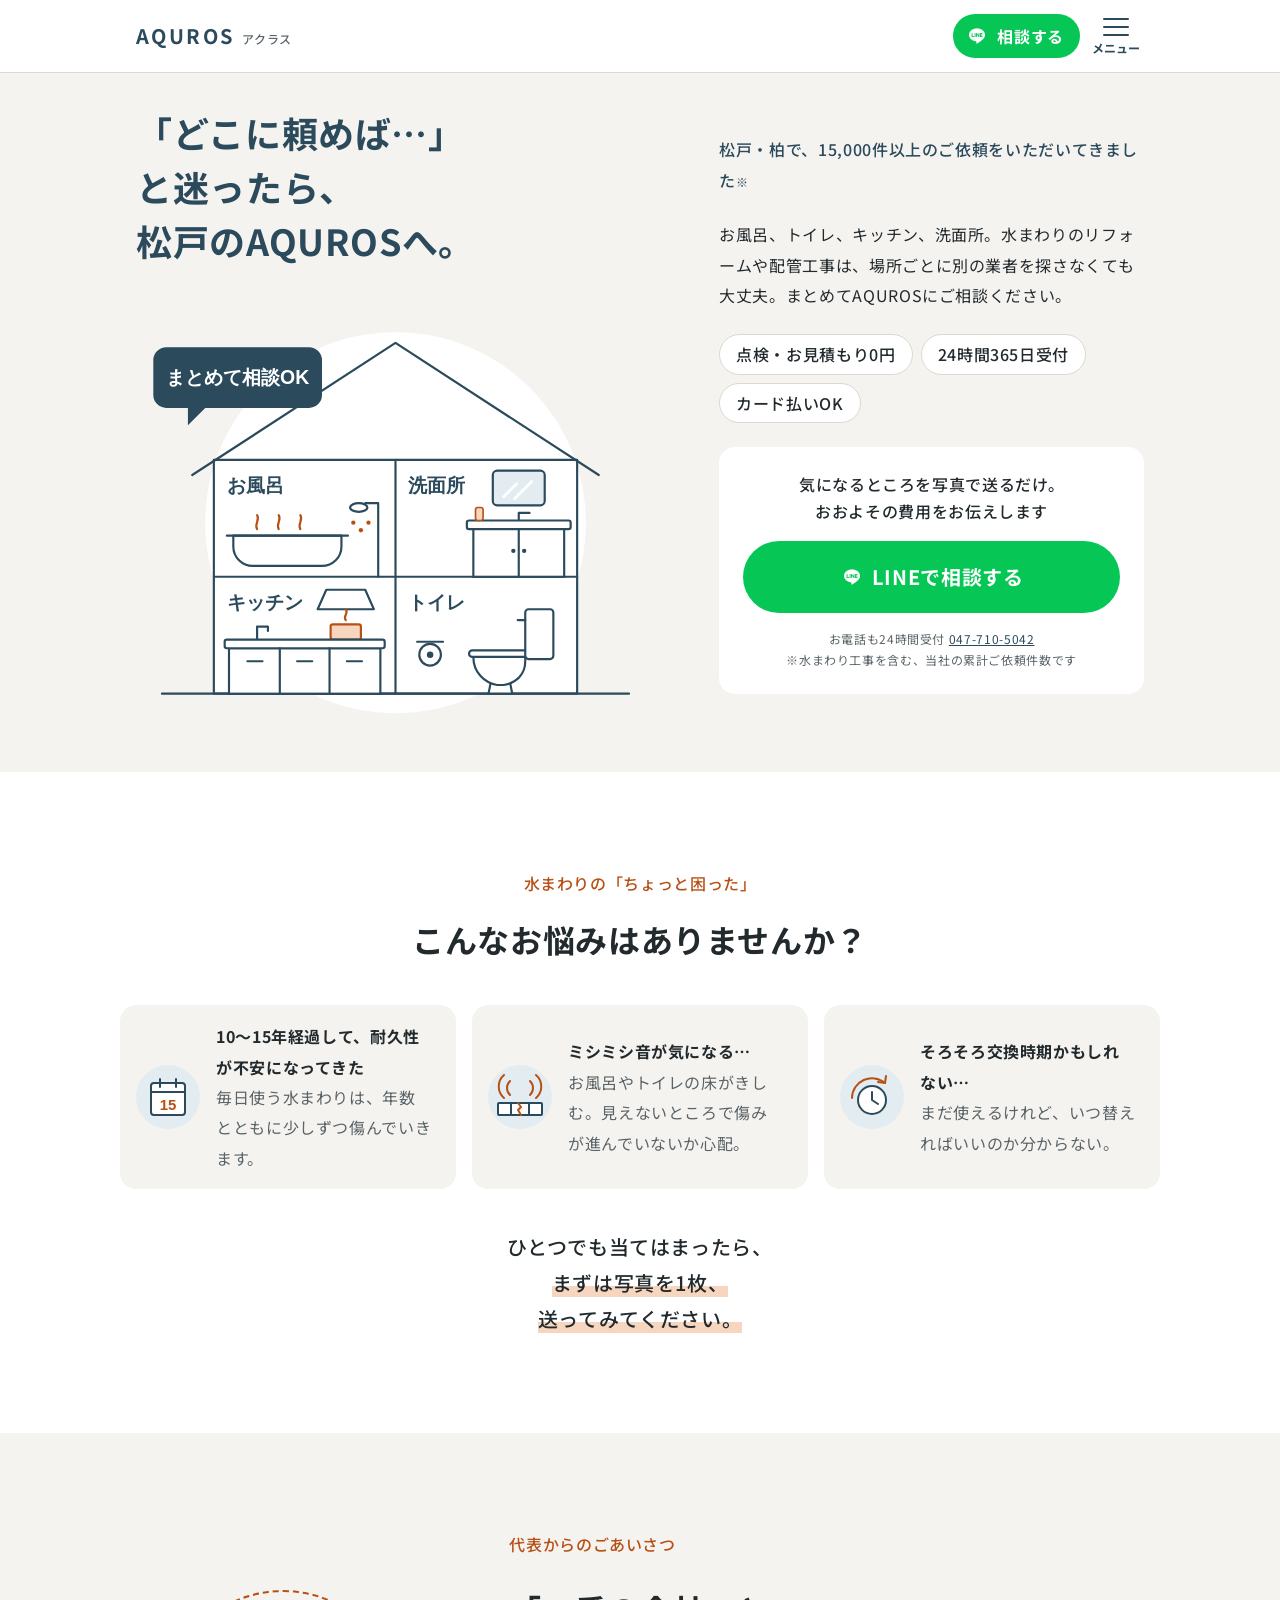
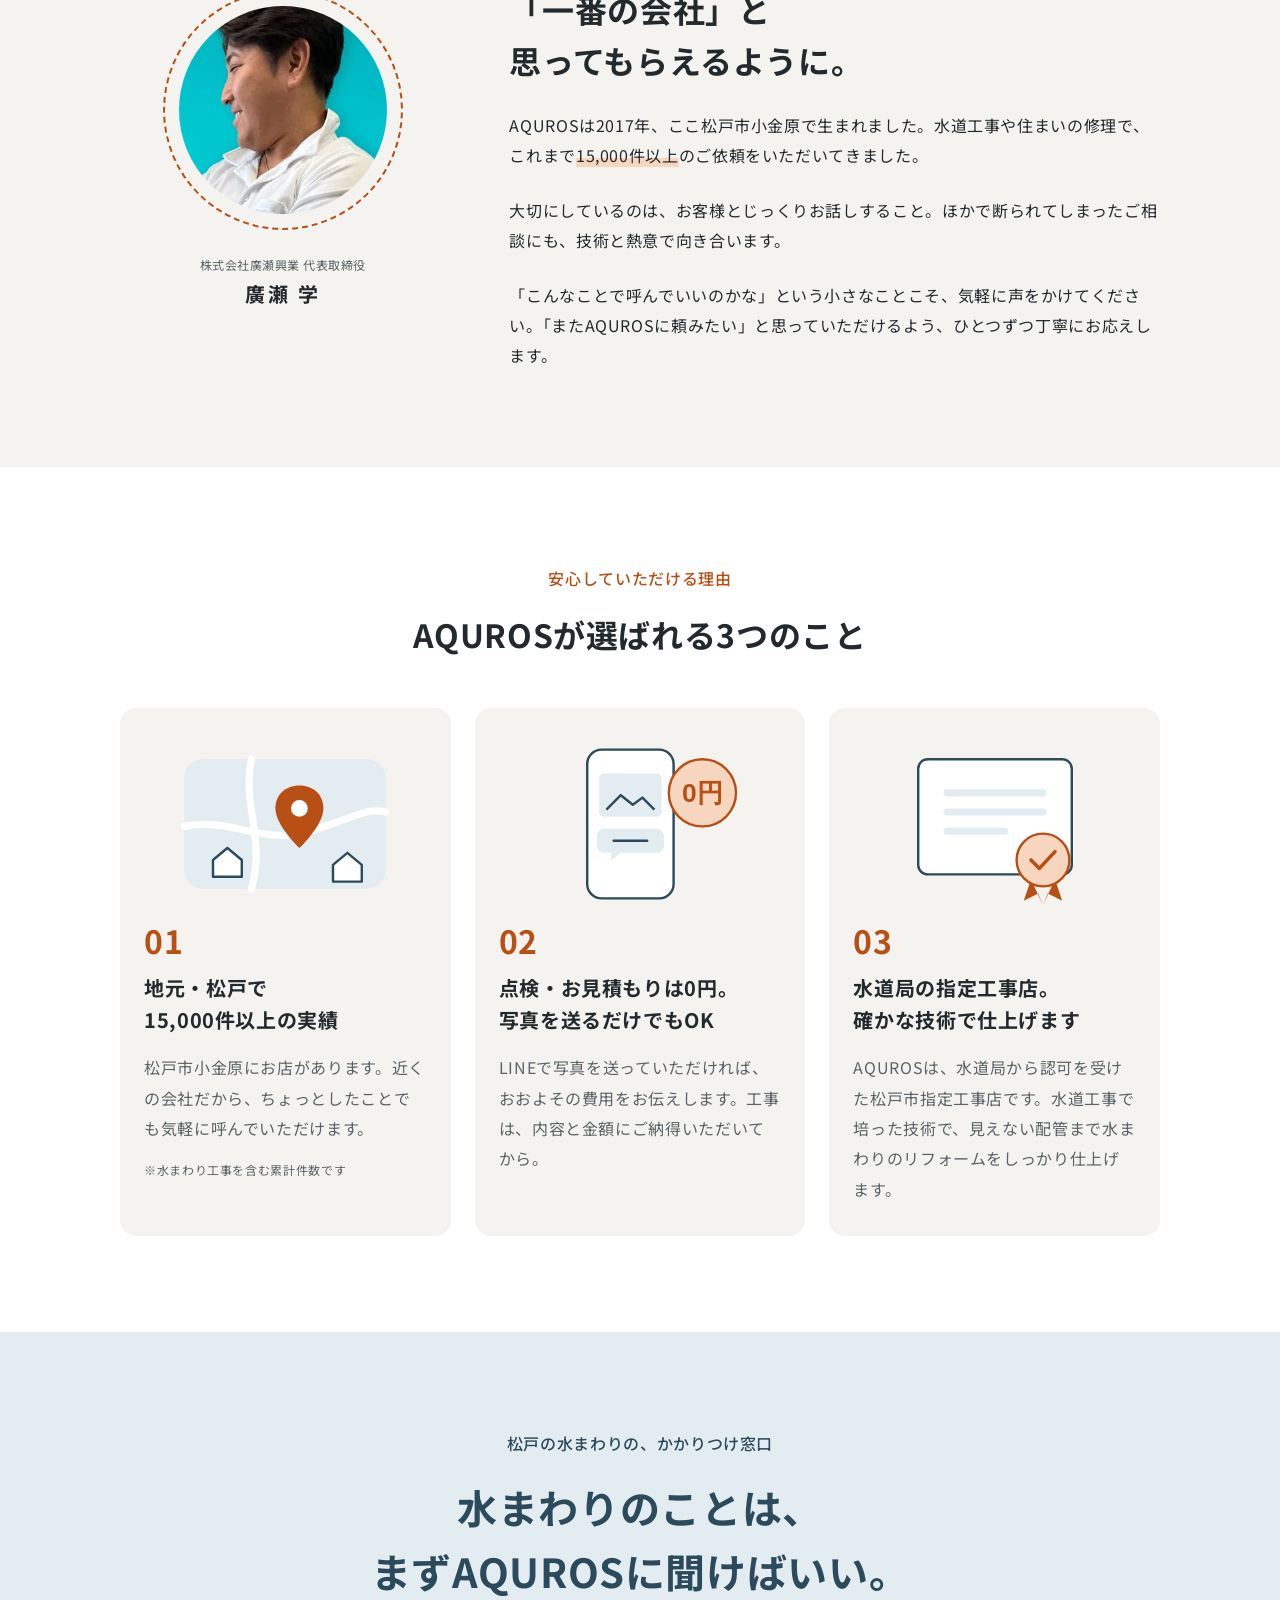
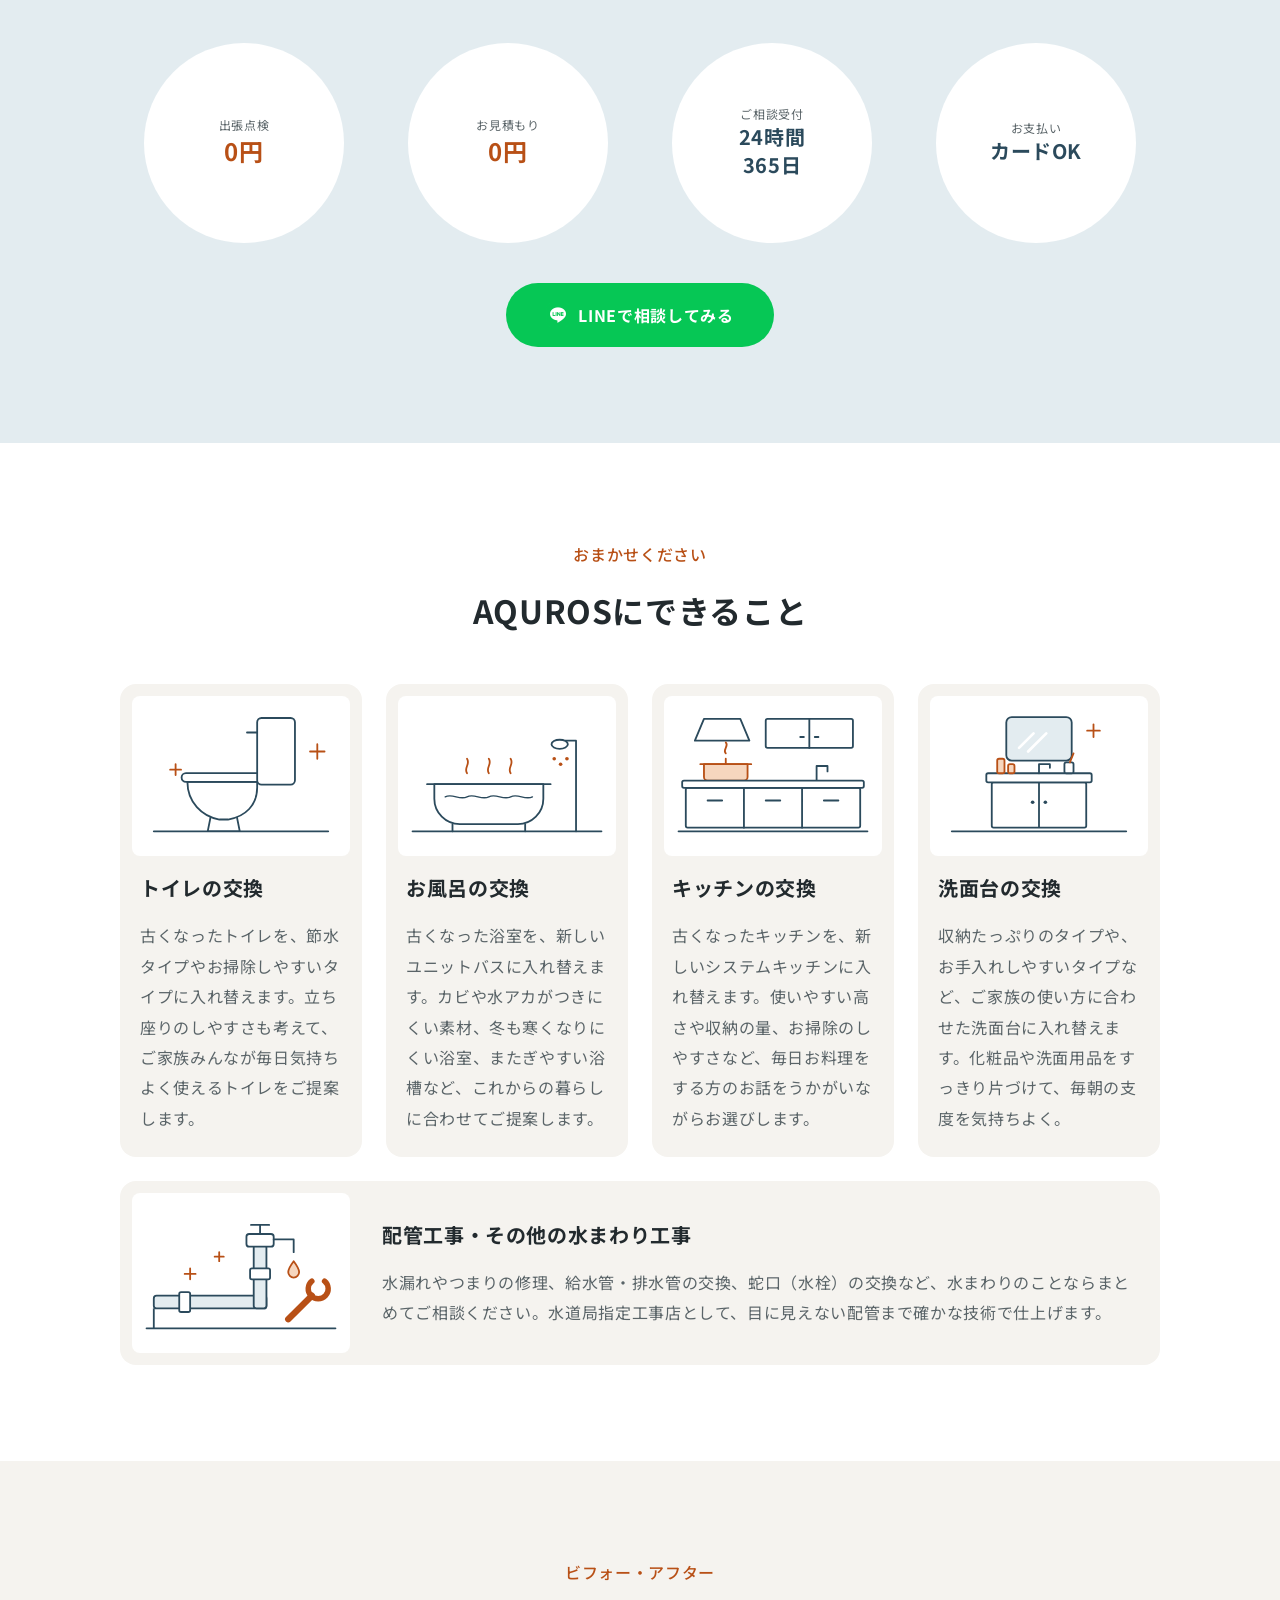
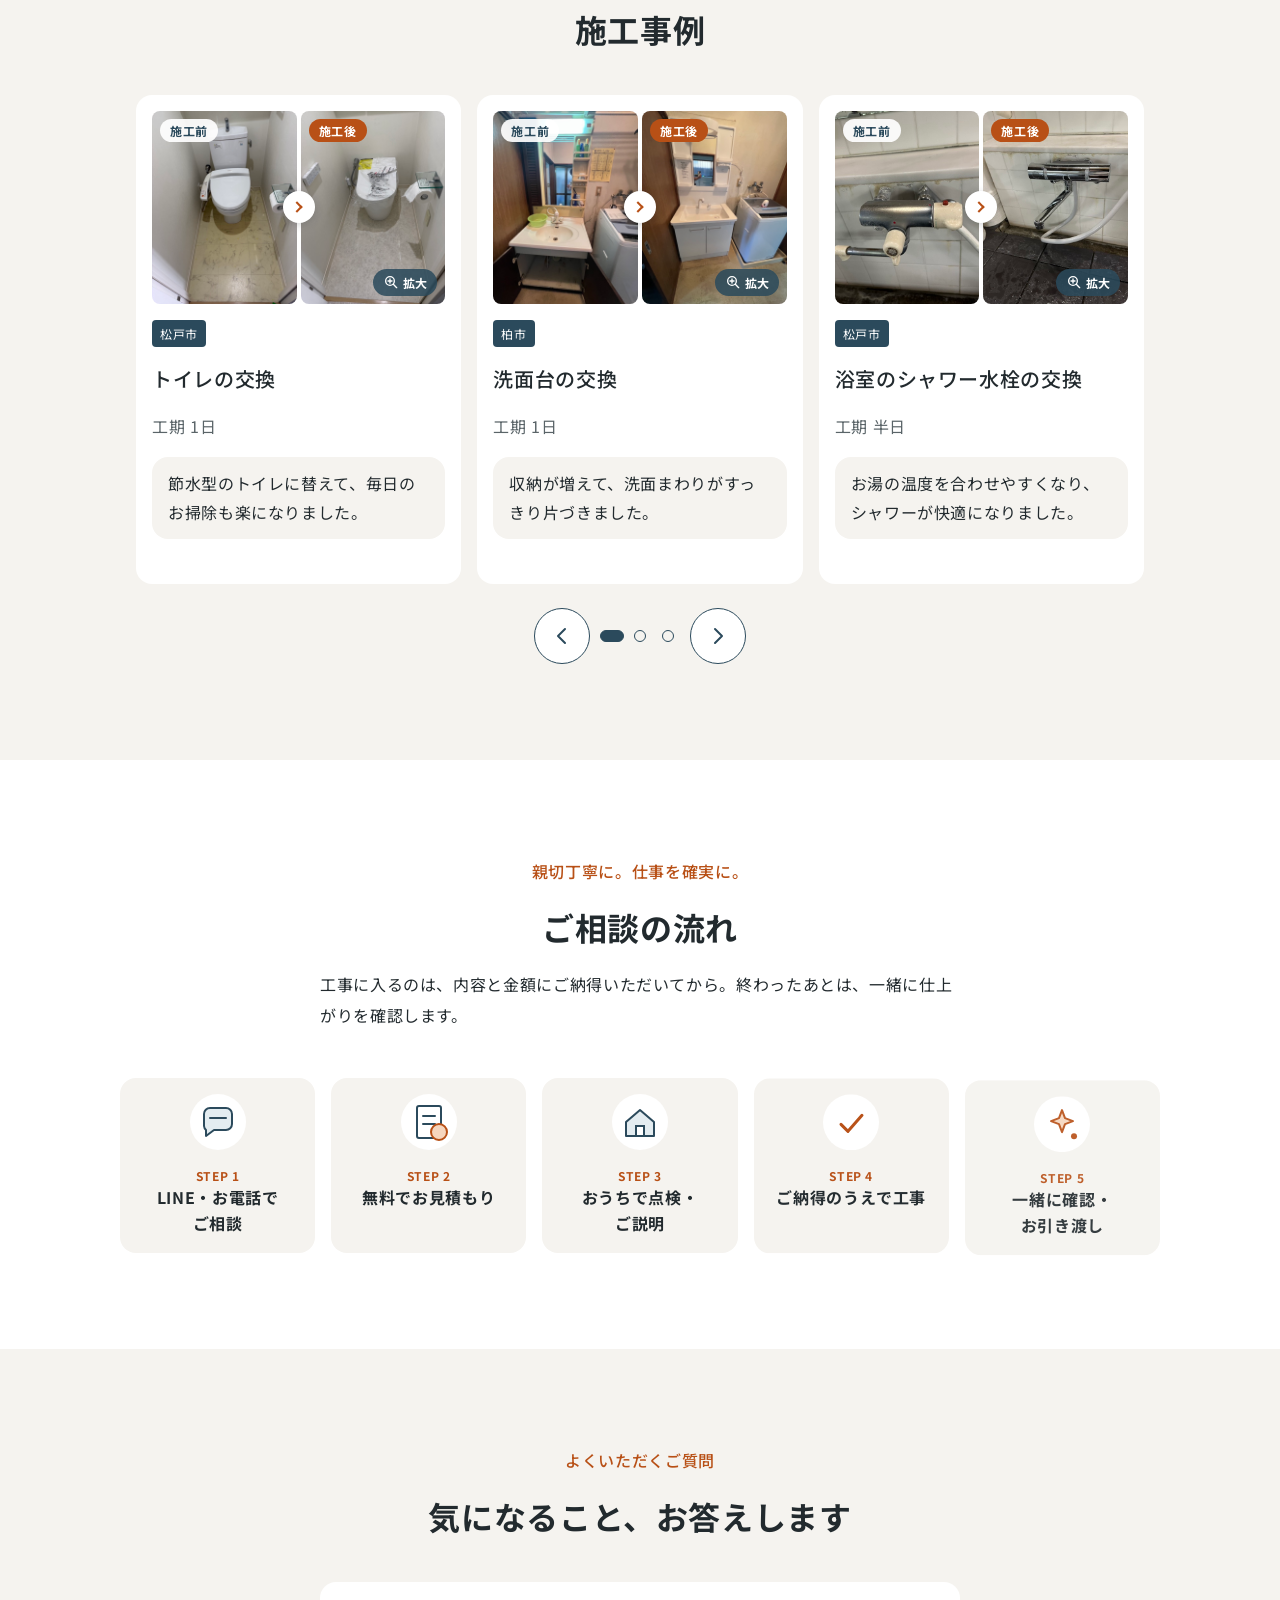
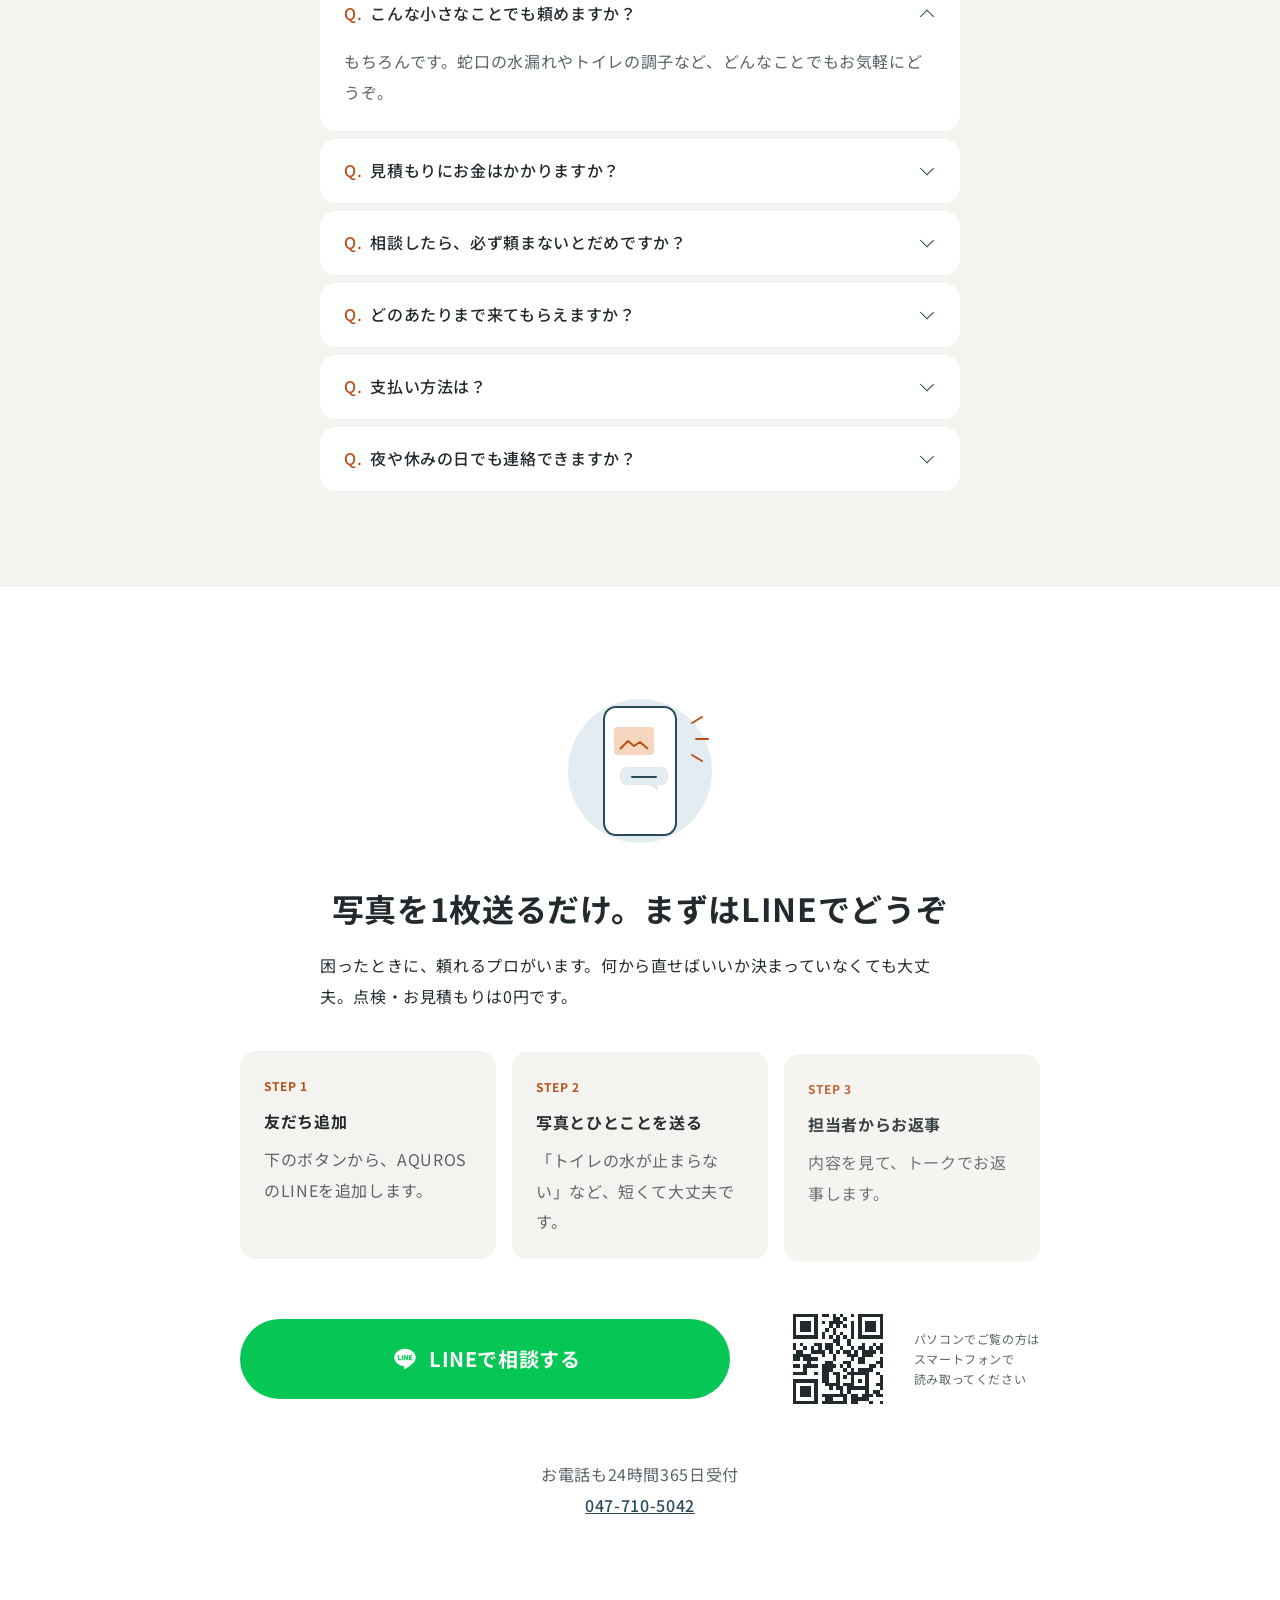
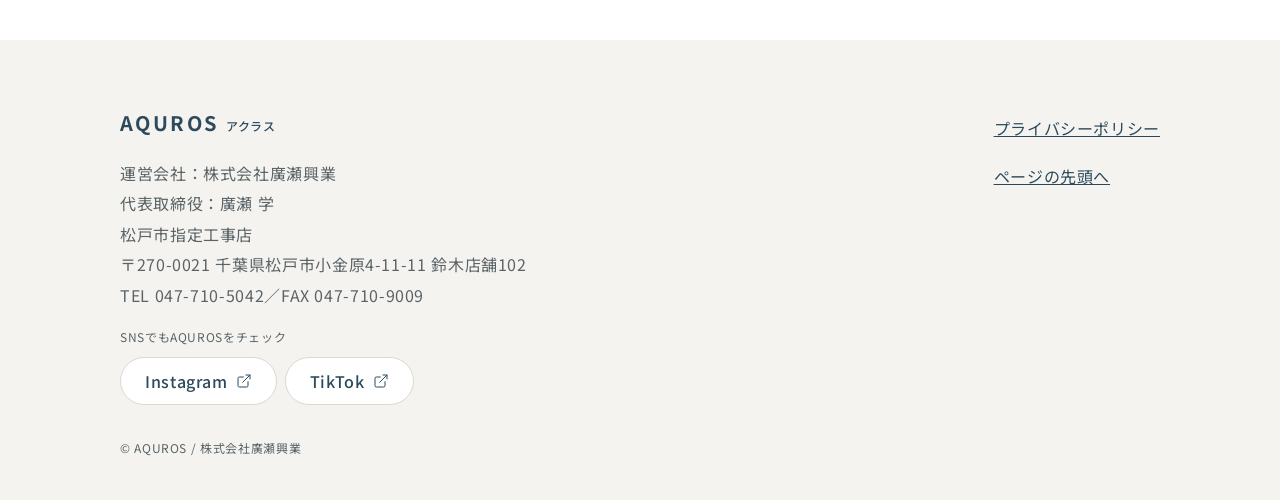
<file: index.html>
<!doctype html>
<html lang="ja">
  <head>
    <meta charset="utf-8" />
    <meta name="viewport" content="width=device-width, initial-scale=1" />
    <title>
      松戸・柏の水まわりリフォーム｜お風呂・トイレ・キッチン・洗面所｜AQUROS（アクラス）
    </title>
    <meta
      name="description"
      content="お風呂・トイレ・キッチン・洗面所の交換や配管工事など、水まわりのリフォームをまとめて相談できる、松戸市小金原のAQUROS（アクラス）。水道局指定工事店。点検・お見積もり0円、LINEで写真を送るだけで概算がわかります。"
    />
    <link rel="icon" href="assets/images/favicon.svg" type="image/svg+xml" />
    <link
      rel="icon"
      href="assets/images/favicon-32.png"
      sizes="32x32"
      type="image/png"
    />
    <link rel="apple-touch-icon" href="assets/images/apple-touch-icon.png" />
    <!-- TODO: 本番ドメインが決まったら、og:url・og:imageのURLを差し替え（og:imageは絶対URLが必須） -->
    <meta property="og:type" content="website" />
    <meta property="og:site_name" content="AQUROS（アクラス）" />
    <meta
      property="og:title"
      content="松戸・柏の水まわりリフォーム｜お風呂・トイレ・キッチン・洗面所｜AQUROS（アクラス）"
    />
    <meta
      property="og:description"
      content="お風呂・トイレ・キッチン・洗面所の交換や配管工事など、水まわりのリフォームをまとめて相談できる、松戸市小金原のAQUROS（アクラス）。水道局指定工事店。点検・お見積もり0円、LINEで写真を送るだけで概算がわかります。"
    />
    <meta
      property="og:url"
      content="https://kazukishuto.github.io/aquros-lp-v2/"
    />
    <meta
      property="og:image"
      content="https://kazukishuto.github.io/aquros-lp-v2/assets/images/ogp.png"
    />
    <meta property="og:image:width" content="1200" />
    <meta property="og:image:height" content="630" />
    <meta
      property="og:image:alt"
      content="「どこに頼めば…」と迷ったら、松戸のAQUROSへ。お風呂・トイレ・キッチン・洗面所の水まわりリフォーム"
    />
    <meta property="og:locale" content="ja_JP" />
    <meta name="twitter:card" content="summary_large_image" />
    <link rel="preconnect" href="https://fonts.googleapis.com" />
    <link rel="preconnect" href="https://fonts.gstatic.com" crossorigin />
    <link
      rel="stylesheet"
      href="https://fonts.googleapis.com/css2?family=Noto+Sans+JP:wght@400;500;700&display=swap"
    />
    <link rel="stylesheet" href="assets/css/reset.css" />
    <link rel="stylesheet" href="assets/css/style.min.css" />
    <script src="assets/vendor/gsap/gsap.min.js" defer></script>
    <script src="assets/vendor/gsap/ScrollTrigger.min.js" defer></script>
    <script src="assets/js/main.min.js" defer></script>
  </head>
  <body>
    <header class="header">
      <div class="header__inner">
        <a
          class="header__logo"
          href="#top"
          aria-label="AQUROS（アクラス）ページの先頭へ"
        >
          <span class="header__logo-en">AQUROS</span>
          <span class="header__logo-ja">アクラス</span>
        </a>
        <div class="header__actions">
          <a
            class="button button--line button--small header__line"
            href="https://lin.ee/S25ZjuwI"
            aria-label="LINEで相談する"
            data-cta="line-header"
          >
            <img
              class="button__icon"
              src="assets/images/line-icon.png"
              alt=""
              width="24"
              height="24"
            />
            <span class="button__label">相談する</span>
          </a>
          <button
            class="menu-button"
            type="button"
            aria-expanded="false"
            aria-controls="drawer"
            data-menu-open
          >
            <span class="menu-button__icon" aria-hidden="true"
              ><span class="menu-button__bar"></span
              ><span class="menu-button__bar"></span
              ><span class="menu-button__bar"></span
            ></span>
            <span class="menu-button__label">メニュー</span>
          </button>
        </div>
      </div>
    </header>

    <div class="drawer" id="drawer" data-drawer>
      <div class="drawer__overlay" data-menu-close></div>
      <div
        class="drawer__panel"
        role="dialog"
        aria-modal="true"
        aria-label="メニュー"
        data-drawer-panel
      >
        <div class="drawer__head">
          <p class="drawer__logo">
            AQUROS<span class="drawer__logo-ja">アクラス</span>
          </p>
          <button class="menu-button" type="button" data-menu-close>
            <span
              class="menu-button__icon menu-button__icon--close"
              aria-hidden="true"
            ></span>
            <span class="menu-button__label">閉じる</span>
          </button>
        </div>
        <nav class="drawer__nav" aria-label="ページ内">
          <ul class="drawer__list">
            <li class="drawer__item" style="--i: 0">
              <a class="drawer__link" href="#worries" data-menu-link
                >こんなお困りごと</a
              >
            </li>
            <li class="drawer__item" style="--i: 1">
              <a class="drawer__link" href="#message" data-menu-link
                >代表からのごあいさつ</a
              >
            </li>
            <li class="drawer__item" style="--i: 2">
              <a class="drawer__link" href="#reason" data-menu-link
                >選ばれる3つのこと</a
              >
            </li>
            <li class="drawer__item" style="--i: 3">
              <a class="drawer__link" href="#service" data-menu-link
                >AQUROSにできること</a
              >
            </li>
            <li class="drawer__item" style="--i: 4">
              <a class="drawer__link" href="#works" data-menu-link>施工事例</a>
            </li>
            <li class="drawer__item" style="--i: 5">
              <a class="drawer__link" href="#flow" data-menu-link
                >ご相談の流れ</a
              >
            </li>
            <li class="drawer__item" style="--i: 6">
              <a class="drawer__link" href="#faq" data-menu-link
                >よくあるご質問</a
              >
            </li>
            <li class="drawer__item" style="--i: 7">
              <a class="drawer__link" href="#contact" data-menu-link
                >お問い合わせ</a
              >
            </li>
          </ul>
        </nav>
        <div class="drawer__contact">
          <a
            class="button button--line button--block"
            href="https://lin.ee/S25ZjuwI"
            data-cta="line-drawer"
          >
            <img
              class="button__icon"
              src="assets/images/line-icon.png"
              alt=""
              width="24"
              height="24"
            />
            <span class="button__label">LINEで相談する</span>
          </a>
          <a class="drawer__tel" href="tel:0477105042" data-cta="tel-drawer">
            <span class="drawer__tel-label">お電話も24時間365日受付</span>
            <span class="drawer__tel-number">047-710-5042</span>
          </a>
        </div>
      </div>
    </div>

    <main>
      <section class="fv" id="top">
        <div class="fv__inner">
          <div class="fv__main">
            <h1 class="fv__title">
              <span class="fv__title-line">「どこに頼めば…」</span>
              <span class="fv__title-line">と迷ったら、</span>
              <span class="fv__title-line">松戸のAQUROSへ。</span>
            </h1>
            <img
              class="fv__illust"
              src="assets/images/illust/fv-house.svg"
              alt="お風呂・洗面所・キッチン・トイレなど、家の水まわりをまとめて相談できることを表したイラスト"
              width="480"
              height="400"
              fetchpriority="high"
            />
          </div>
          <div class="fv__body">
            <p class="fv__lead">
              松戸・柏で、15,000件以上のご依頼をいただいてきました<span
                class="fv__mark"
                >※</span
              >
            </p>
            <p class="fv__text">
              お風呂、トイレ、キッチン、洗面所。水まわりのリフォームや配管工事は、場所ごとに別の業者を探さなくても大丈夫。まとめてAQUROSにご相談ください。
            </p>
            <ul class="tag-list">
              <li class="tag-list__item">点検・お見積もり0円</li>
              <li class="tag-list__item">24時間365日受付</li>
              <li class="tag-list__item">カード払いOK</li>
            </ul>
            <div class="cta-box" data-hide-fixed-cta>
              <p class="cta-box__lead">
                気になるところを写真で送るだけ。<br />おおよその費用をお伝えします
              </p>
              <a
                class="button button--line button--large"
                href="https://lin.ee/S25ZjuwI"
                data-cta="line-fv"
              >
                <img
                  class="button__icon"
                  src="assets/images/line-icon.png"
                  alt=""
                  width="24"
                  height="24"
                />
                <span class="button__label">LINEで相談する</span>
              </a>
              <p class="cta-box__note">
                お電話も24時間受付 <a href="tel:0477105042">047-710-5042</a
                ><br />※水まわり工事を含む、当社の累計ご依頼件数です
              </p>
            </div>
          </div>
        </div>
      </section>

      <section class="worries" id="worries">
        <div class="worries__inner">
          <div class="section-heading" data-animate>
            <p class="section-heading__eyebrow">水まわりの「ちょっと困った」</p>
            <h2 class="section-heading__title">
              こんなお悩みは<br class="br-sp" />ありませんか？
            </h2>
          </div>
          <ul class="worries__list" data-animate="stagger">
            <!-- TODO: 補足文（2行目）は仮。お客様に確認のうえ確定 -->
            <li class="worry-card">
              <img
                class="worry-card__icon"
                src="assets/images/illust/worry-years.svg"
                alt=""
                width="64"
                height="64"
                loading="lazy"
              />
              <p class="worry-card__body">
                <strong class="worry-card__title"
                  >10〜15年経過して、耐久性が不安になってきた</strong
                ><span class="worry-card__text"
                  >毎日使う水まわりは、年数とともに少しずつ傷んでいきます。</span
                >
              </p>
            </li>
            <li class="worry-card">
              <img
                class="worry-card__icon"
                src="assets/images/illust/worry-creak.svg"
                alt=""
                width="64"
                height="64"
                loading="lazy"
              />
              <p class="worry-card__body">
                <strong class="worry-card__title">ミシミシ音が気になる…</strong
                ><span class="worry-card__text"
                  >お風呂やトイレの床がきしむ。見えないところで傷みが進んでいないか心配。</span
                >
              </p>
            </li>
            <li class="worry-card">
              <img
                class="worry-card__icon"
                src="assets/images/illust/worry-timing.svg"
                alt=""
                width="64"
                height="64"
                loading="lazy"
              />
              <p class="worry-card__body">
                <strong class="worry-card__title"
                  >そろそろ交換時期かもしれない…</strong
                ><span class="worry-card__text"
                  >まだ使えるけれど、いつ替えればいいのか分からない。</span
                >
              </p>
            </li>
          </ul>
          <p class="worries__closing">
            ひとつでも当てはまったら、<br /><span class="marker"
              >まずは写真を1枚、</span
            ><br /><span class="marker">送ってみてください。</span>
          </p>
        </div>
      </section>

      <section class="message" id="message">
        <div class="message__inner" data-animate>
          <div class="message__profile">
            <img
              class="message__photo"
              src="assets/images/ceo.webp"
              alt="代表取締役 廣瀬 学"
              width="208"
              height="208"
              loading="lazy"
            />
            <p class="message__name">
              <span class="message__role">株式会社廣瀬興業 代表取締役</span
              ><br />廣瀬 学
            </p>
          </div>
          <div class="message__body">
            <p class="message__eyebrow">代表からのごあいさつ</p>
            <h2 class="message__title">
              「一番の会社」と<br />思ってもらえるように。
            </h2>
            <p>
              AQUROSは2017年、ここ松戸市小金原で生まれました。水道工事や住まいの修理で、これまで<span
                class="marker"
                >15,000件以上</span
              >のご依頼をいただいてきました。
            </p>
            <p>
              大切にしているのは、お客様とじっくりお話しすること。ほかで断られてしまったご相談にも、技術と熱意で向き合います。
            </p>
            <p>
              「こんなことで呼んでいいのかな」という小さなことこそ、気軽に声をかけてください。「またAQUROSに頼みたい」と思っていただけるよう、ひとつずつ丁寧にお応えします。
            </p>
          </div>
        </div>
      </section>

      <section class="reason" id="reason">
        <div class="reason__inner">
          <div class="section-heading" data-animate>
            <p class="section-heading__eyebrow">安心していただける理由</p>
            <h2 class="section-heading__title">
              AQUROSが<br class="br-sp" />選ばれる3つのこと
            </h2>
          </div>
          <div class="reason__list" data-animate="stagger">
            <article class="reason-card">
              <img
                class="reason-card__illust"
                src="assets/images/illust/reason-local.svg"
                alt=""
                width="200"
                height="140"
                loading="lazy"
              />
              <span class="reason-card__number">01</span>
              <h3 class="reason-card__title">
                地元・松戸で<br />15,000件以上の実績
              </h3>
              <p class="reason-card__text">
                松戸市小金原にお店があります。近くの会社だから、ちょっとしたことでも気軽に呼んでいただけます。
              </p>
              <p class="reason-card__note">※水まわり工事を含む累計件数です</p>
            </article>
            <article class="reason-card">
              <img
                class="reason-card__illust"
                src="assets/images/illust/reason-photo.svg"
                alt=""
                width="200"
                height="140"
                loading="lazy"
              />
              <span class="reason-card__number">02</span>
              <h3 class="reason-card__title">
                点検・お見積もりは0円。<br />写真を送るだけでもOK
              </h3>
              <p class="reason-card__text">
                LINEで写真を送っていただければ、おおよその費用をお伝えします。工事は、内容と金額にご納得いただいてから。
              </p>
            </article>
            <article class="reason-card">
              <img
                class="reason-card__illust"
                src="assets/images/illust/reason-certified.svg"
                alt=""
                width="200"
                height="140"
                loading="lazy"
              />
              <span class="reason-card__number">03</span>
              <h3 class="reason-card__title">
                水道局の指定工事店。<br />確かな技術で仕上げます
              </h3>
              <p class="reason-card__text">
                AQUROSは、水道局から認可を受けた松戸市指定工事店です。水道工事で培った技術で、見えない配管まで水まわりのリフォームをしっかり仕上げます。
              </p>
            </article>
          </div>
        </div>
      </section>

      <section class="appeal">
        <div class="appeal__inner">
          <div class="appeal__heading" data-animate>
            <p class="appeal__eyebrow">松戸の水まわりの、かかりつけ窓口</p>
            <h2 class="appeal__title">
              水まわりのことは、<br />まずAQUROSに<br class="br-sp" />聞けばいい。
            </h2>
          </div>
          <ul class="appeal__list" data-animate="stagger">
            <li class="appeal__item">
              <span class="appeal__label">出張点検</span
              ><strong class="appeal__value appeal__value--accent">0円</strong>
            </li>
            <li class="appeal__item">
              <span class="appeal__label">お見積もり</span
              ><strong class="appeal__value appeal__value--accent">0円</strong>
            </li>
            <li class="appeal__item">
              <span class="appeal__label">ご相談受付</span
              ><strong class="appeal__value">24時間<br />365日</strong>
            </li>
            <li class="appeal__item">
              <span class="appeal__label">お支払い</span
              ><strong class="appeal__value">カードOK</strong>
            </li>
          </ul>
          <a
            class="button button--line button--round"
            href="https://lin.ee/S25ZjuwI"
            data-cta="line-appeal"
            data-animate
          >
            <img
              class="button__icon"
              src="assets/images/line-icon.png"
              alt=""
              width="24"
              height="24"
            />
            <span class="button__label">LINEで相談してみる</span>
          </a>
        </div>
      </section>

      <section class="service" id="service">
        <div class="service__inner">
          <div class="section-heading" data-animate>
            <p class="section-heading__eyebrow">おまかせください</p>
            <h2 class="section-heading__title">AQUROSにできること</h2>
          </div>
          <div class="service__list" data-animate="stagger">
            <article class="service-card">
              <div class="service-card__visual">
                <img
                  class="service-card__illust"
                  src="assets/images/illust/service-toilet.svg"
                  alt=""
                  width="240"
                  height="150"
                  loading="lazy"
                />
              </div>
              <div class="service-card__body">
                <h3 class="service-card__title">トイレの交換</h3>
                <!-- TODO: 説明文は仮。内容を確認のうえ確定 -->
                <p class="service-card__text">
                  古くなったトイレを、節水タイプやお掃除しやすいタイプに入れ替えます。立ち座りのしやすさも考えて、ご家族みんなが毎日気持ちよく使えるトイレをご提案します。
                </p>
              </div>
            </article>
            <article class="service-card">
              <div class="service-card__visual">
                <img
                  class="service-card__illust"
                  src="assets/images/illust/service-bath.svg"
                  alt=""
                  width="240"
                  height="150"
                  loading="lazy"
                />
              </div>
              <div class="service-card__body">
                <h3 class="service-card__title">お風呂の交換</h3>
                <!-- TODO: 説明文は仮。内容を確認のうえ確定 -->
                <p class="service-card__text">
                  古くなった浴室を、新しいユニットバスに入れ替えます。カビや水アカがつきにくい素材、冬も寒くなりにくい浴室、またぎやすい浴槽など、これからの暮らしに合わせてご提案します。
                </p>
              </div>
            </article>
            <article class="service-card">
              <div class="service-card__visual">
                <img
                  class="service-card__illust"
                  src="assets/images/illust/service-kitchen.svg"
                  alt=""
                  width="240"
                  height="150"
                  loading="lazy"
                />
              </div>
              <div class="service-card__body">
                <h3 class="service-card__title">キッチンの交換</h3>
                <!-- TODO: 説明文は仮。内容を確認のうえ確定 -->
                <p class="service-card__text">
                  古くなったキッチンを、新しいシステムキッチンに入れ替えます。使いやすい高さや収納の量、お掃除のしやすさなど、毎日お料理をする方のお話をうかがいながらお選びします。
                </p>
              </div>
            </article>
            <article class="service-card">
              <div class="service-card__visual">
                <img
                  class="service-card__illust"
                  src="assets/images/illust/service-washbasin.svg"
                  alt=""
                  width="240"
                  height="150"
                  loading="lazy"
                />
              </div>
              <div class="service-card__body">
                <h3 class="service-card__title">洗面台の交換</h3>
                <!-- TODO: 説明文は仮。内容を確認のうえ確定 -->
                <p class="service-card__text">
                  収納たっぷりのタイプや、お手入れしやすいタイプなど、ご家族の使い方に合わせた洗面台に入れ替えます。化粧品や洗面用品をすっきり片づけて、毎朝の支度を気持ちよく。
                </p>
              </div>
            </article>
            <article class="service-card service-card--wide">
              <div class="service-card__visual">
                <img
                  class="service-card__illust"
                  src="assets/images/illust/service-pipe.svg"
                  alt=""
                  width="240"
                  height="150"
                  loading="lazy"
                />
              </div>
              <div class="service-card__body">
                <h3 class="service-card__title">
                  配管工事・その他の水まわり工事
                </h3>
                <!-- TODO: 説明文は仮。対応している工事の範囲を確認のうえ確定 -->
                <p class="service-card__text">
                  水漏れやつまりの修理、給水管・排水管の交換、蛇口（水栓）の交換など、水まわりのことならまとめてご相談ください。水道局指定工事店として、目に見えない配管まで確かな技術で仕上げます。
                </p>
              </div>
            </article>
          </div>
        </div>
      </section>

      <section class="works" id="works">
        <div class="works__inner">
          <div class="section-heading" data-animate>
            <p class="section-heading__eyebrow">ビフォー・アフター</p>
            <h2 class="section-heading__title">施工事例</h2>
          </div>
          <!-- TODO: 各事例の地域・工期・ひとことは仮。お客様に確認のうえ確定 -->
          <div
            class="carousel"
            role="region"
            aria-roledescription="カルーセル"
            aria-label="施工事例"
            data-carousel
          >
            <div class="carousel__viewport" data-carousel-viewport>
              <article class="work-card carousel__slide">
                <div class="work-card__compare">
                  <figure class="work-card__photo">
                    <img
                      class="work-card__image"
                      src="assets/images/works/toilet-before.jpg"
                      alt="トイレの交換の施工前"
                      width="600"
                      height="800"
                      loading="lazy"
                    />
                    <figcaption class="work-card__label">施工前</figcaption>
                  </figure>
                  <figure class="work-card__photo">
                    <img
                      class="work-card__image"
                      src="assets/images/works/toilet-after.jpg"
                      alt="トイレの交換の施工後"
                      width="600"
                      height="800"
                      loading="lazy"
                    />
                    <figcaption
                      class="work-card__label work-card__label--after"
                    >
                      施工後
                    </figcaption>
                  </figure>
                  <span class="work-card__arrow" aria-hidden="true"></span>
                  <button
                    class="work-card__zoom"
                    type="button"
                    hidden
                    data-work-zoom
                    aria-label="トイレの交換の写真を拡大して見る"
                  >
                    <span class="work-card__zoom-label"
                      ><svg
                        class="work-card__zoom-icon"
                        width="16"
                        height="16"
                        viewBox="0 0 24 24"
                        aria-hidden="true"
                      >
                        <circle cx="10.5" cy="10.5" r="6.5"></circle>
                        <path
                          d="m15.5 15.5 5 5M10.5 7.5v6M7.5 10.5h6"
                        ></path></svg
                      >拡大</span
                    >
                  </button>
                </div>
                <span class="work-card__area">松戸市</span>
                <h3 class="work-card__title">トイレの交換</h3>
                <p class="work-card__meta">工期 1日</p>
                <p class="work-card__comment">節水型のトイレに替えて、毎日のお掃除も楽になりました。</p>
              </article>
              <article class="work-card carousel__slide">
                <div class="work-card__compare">
                  <figure class="work-card__photo">
                    <img
                      class="work-card__image"
                      src="assets/images/works/washbasin-before.jpg"
                      alt="洗面台の交換の施工前"
                      width="600"
                      height="800"
                      loading="lazy"
                    />
                    <figcaption class="work-card__label">施工前</figcaption>
                  </figure>
                  <figure class="work-card__photo">
                    <img
                      class="work-card__image"
                      src="assets/images/works/washbasin-after.jpg"
                      alt="洗面台の交換の施工後"
                      width="600"
                      height="800"
                      loading="lazy"
                    />
                    <figcaption
                      class="work-card__label work-card__label--after"
                    >
                      施工後
                    </figcaption>
                  </figure>
                  <span class="work-card__arrow" aria-hidden="true"></span>
                  <button
                    class="work-card__zoom"
                    type="button"
                    hidden
                    data-work-zoom
                    aria-label="洗面台の交換の写真を拡大して見る"
                  >
                    <span class="work-card__zoom-label"
                      ><svg
                        class="work-card__zoom-icon"
                        width="16"
                        height="16"
                        viewBox="0 0 24 24"
                        aria-hidden="true"
                      >
                        <circle cx="10.5" cy="10.5" r="6.5"></circle>
                        <path
                          d="m15.5 15.5 5 5M10.5 7.5v6M7.5 10.5h6"
                        ></path></svg
                      >拡大</span
                    >
                  </button>
                </div>
                <span class="work-card__area">柏市</span>
                <h3 class="work-card__title">洗面台の交換</h3>
                <p class="work-card__meta">工期 1日</p>
                <p class="work-card__comment">収納が増えて、洗面まわりがすっきり片づきました。</p>
              </article>
              <article class="work-card carousel__slide">
                <div class="work-card__compare">
                  <figure class="work-card__photo">
                    <img
                      class="work-card__image"
                      src="assets/images/works/shower-faucet-before.jpg"
                      alt="浴室のシャワー水栓の交換の施工前"
                      width="800"
                      height="600"
                      loading="lazy"
                    />
                    <figcaption class="work-card__label">施工前</figcaption>
                  </figure>
                  <figure class="work-card__photo">
                    <img
                      class="work-card__image"
                      src="assets/images/works/shower-faucet-after.jpg"
                      alt="浴室のシャワー水栓の交換の施工後"
                      width="800"
                      height="600"
                      loading="lazy"
                    />
                    <figcaption
                      class="work-card__label work-card__label--after"
                    >
                      施工後
                    </figcaption>
                  </figure>
                  <span class="work-card__arrow" aria-hidden="true"></span>
                  <button
                    class="work-card__zoom"
                    type="button"
                    hidden
                    data-work-zoom
                    aria-label="浴室のシャワー水栓の交換の写真を拡大して見る"
                  >
                    <span class="work-card__zoom-label"
                      ><svg
                        class="work-card__zoom-icon"
                        width="16"
                        height="16"
                        viewBox="0 0 24 24"
                        aria-hidden="true"
                      >
                        <circle cx="10.5" cy="10.5" r="6.5"></circle>
                        <path
                          d="m15.5 15.5 5 5M10.5 7.5v6M7.5 10.5h6"
                        ></path></svg
                      >拡大</span
                    >
                  </button>
                </div>
                <span class="work-card__area">松戸市</span>
                <h3 class="work-card__title">浴室のシャワー水栓の交換</h3>
                <p class="work-card__meta">工期 半日</p>
                <p class="work-card__comment">お湯の温度を合わせやすくなり、シャワーが快適になりました。</p>
              </article>
              <article class="work-card carousel__slide">
                <div class="work-card__compare">
                  <figure class="work-card__photo">
                    <img
                      class="work-card__image"
                      src="assets/images/works/bathtub-faucet-before.jpg"
                      alt="浴槽の水栓の交換の施工前"
                      width="600"
                      height="800"
                      loading="lazy"
                    />
                    <figcaption class="work-card__label">施工前</figcaption>
                  </figure>
                  <figure class="work-card__photo">
                    <img
                      class="work-card__image"
                      src="assets/images/works/bathtub-faucet-after.jpg"
                      alt="浴槽の水栓の交換の施工後"
                      width="600"
                      height="800"
                      loading="lazy"
                    />
                    <figcaption
                      class="work-card__label work-card__label--after"
                    >
                      施工後
                    </figcaption>
                  </figure>
                  <span class="work-card__arrow" aria-hidden="true"></span>
                  <button
                    class="work-card__zoom"
                    type="button"
                    hidden
                    data-work-zoom
                    aria-label="浴槽の水栓の交換の写真を拡大して見る"
                  >
                    <span class="work-card__zoom-label"
                      ><svg
                        class="work-card__zoom-icon"
                        width="16"
                        height="16"
                        viewBox="0 0 24 24"
                        aria-hidden="true"
                      >
                        <circle cx="10.5" cy="10.5" r="6.5"></circle>
                        <path
                          d="m15.5 15.5 5 5M10.5 7.5v6M7.5 10.5h6"
                        ></path></svg
                      >拡大</span
                    >
                  </button>
                </div>
                <span class="work-card__area">柏市</span>
                <h3 class="work-card__title">浴槽の水栓の交換</h3>
                <p class="work-card__meta">工期 半日</p>
                <p class="work-card__comment">ポタポタと続いていた水漏れが止まり、安心してお使いいただけます。</p>
              </article>
              <article class="work-card carousel__slide">
                <div class="work-card__compare">
                  <figure class="work-card__photo">
                    <img
                      class="work-card__image"
                      src="assets/images/works/water-heater-before.jpg"
                      alt="給湯器の交換の施工前"
                      width="600"
                      height="800"
                      loading="lazy"
                    />
                    <figcaption class="work-card__label">施工前</figcaption>
                  </figure>
                  <figure class="work-card__photo">
                    <img
                      class="work-card__image"
                      src="assets/images/works/water-heater-after.jpg"
                      alt="給湯器の交換の施工後"
                      width="600"
                      height="800"
                      loading="lazy"
                    />
                    <figcaption
                      class="work-card__label work-card__label--after"
                    >
                      施工後
                    </figcaption>
                  </figure>
                  <span class="work-card__arrow" aria-hidden="true"></span>
                  <button
                    class="work-card__zoom"
                    type="button"
                    hidden
                    data-work-zoom
                    aria-label="給湯器の交換の写真を拡大して見る"
                  >
                    <span class="work-card__zoom-label"
                      ><svg
                        class="work-card__zoom-icon"
                        width="16"
                        height="16"
                        viewBox="0 0 24 24"
                        aria-hidden="true"
                      >
                        <circle cx="10.5" cy="10.5" r="6.5"></circle>
                        <path
                          d="m15.5 15.5 5 5M10.5 7.5v6M7.5 10.5h6"
                        ></path></svg
                      >拡大</span
                    >
                  </button>
                </div>
                <span class="work-card__area">松戸市</span>
                <h3 class="work-card__title">給湯器の交換</h3>
                <p class="work-card__meta">工期 1日</p>
                <p class="work-card__comment">お湯がすぐに出るようになり、冬のお風呂も快適です。</p>
              </article>
            </div>
            <div class="carousel__controls" hidden data-carousel-controls>
              <button
                class="carousel__button"
                type="button"
                aria-label="前の事例へ"
                data-carousel-prev
              >
                <svg
                  class="carousel__icon"
                  width="24"
                  height="24"
                  viewBox="0 0 24 24"
                  aria-hidden="true"
                >
                  <path d="M15 5 8 12l7 7"></path>
                </svg>
              </button>
              <div class="carousel__dots" data-carousel-dots></div>
              <button
                class="carousel__button"
                type="button"
                aria-label="次の事例へ"
                data-carousel-next
              >
                <svg
                  class="carousel__icon"
                  width="24"
                  height="24"
                  viewBox="0 0 24 24"
                  aria-hidden="true"
                >
                  <path d="m9 5 7 7-7 7"></path>
                </svg>
              </button>
            </div>
          </div>
          <dialog
            class="work-modal"
            aria-labelledby="work-modal-title"
            data-work-modal
          >
            <div class="work-modal__inner">
              <div class="work-modal__head">
                <p
                  class="work-modal__title"
                  id="work-modal-title"
                  data-work-modal-title
                ></p>
                <button class="menu-button" type="button" data-work-modal-close>
                  <span
                    class="menu-button__icon menu-button__icon--close"
                    aria-hidden="true"
                  ></span>
                  <span class="menu-button__label">閉じる</span>
                </button>
              </div>
              <div class="work-modal__photos" data-work-modal-photos></div>
            </div>
          </dialog>
        </div>
      </section>

      <section class="flow" id="flow">
        <div class="flow__inner">
          <div class="section-heading" data-animate>
            <p class="section-heading__eyebrow">親切丁寧に。仕事を確実に。</p>
            <h2 class="section-heading__title">ご相談の流れ</h2>
            <p class="section-heading__lead">
              工事に入るのは、内容と金額にご納得いただいてから。終わったあとは、一緒に仕上がりを確認します。
            </p>
          </div>
          <ol class="flow__list" data-animate="stagger">
            <li class="flow-step">
              <img
                class="flow-step__icon"
                src="assets/images/illust/flow-consult.svg"
                alt=""
                width="56"
                height="56"
                loading="lazy"
              />
              <p class="flow-step__body">
                <span class="flow-step__number">STEP 1</span
                ><strong class="flow-step__title"><span class="nowrap">LINE・お電話で</span><span class="nowrap">ご相談</span></strong>
              </p>
            </li>
            <li class="flow-step">
              <img
                class="flow-step__icon"
                src="assets/images/illust/flow-estimate.svg"
                alt=""
                width="56"
                height="56"
                loading="lazy"
              />
              <p class="flow-step__body">
                <span class="flow-step__number">STEP 2</span
                ><strong class="flow-step__title">無料でお見積もり</strong>
              </p>
            </li>
            <li class="flow-step">
              <img
                class="flow-step__icon"
                src="assets/images/illust/flow-visit.svg"
                alt=""
                width="56"
                height="56"
                loading="lazy"
              />
              <p class="flow-step__body">
                <span class="flow-step__number">STEP 3</span
                ><strong class="flow-step__title"><span class="nowrap">おうちで点検・</span><span class="nowrap">ご説明</span></strong>
              </p>
            </li>
            <li class="flow-step">
              <img
                class="flow-step__icon"
                src="assets/images/illust/flow-agree.svg"
                alt=""
                width="56"
                height="56"
                loading="lazy"
              />
              <p class="flow-step__body">
                <span class="flow-step__number">STEP 4</span
                ><strong class="flow-step__title">ご納得のうえで工事</strong>
              </p>
            </li>
            <li class="flow-step">
              <img
                class="flow-step__icon"
                src="assets/images/illust/flow-complete.svg"
                alt=""
                width="56"
                height="56"
                loading="lazy"
              />
              <p class="flow-step__body">
                <span class="flow-step__number">STEP 5</span
                ><strong class="flow-step__title"
                  ><span class="nowrap">一緒に確認・</span><span class="nowrap">お引き渡し</span></strong
                >
              </p>
            </li>
          </ol>
        </div>
      </section>

      <section class="faq" id="faq">
        <div class="faq__inner">
          <div class="section-heading" data-animate>
            <p class="section-heading__eyebrow">よくいただくご質問</p>
            <h2 class="section-heading__title">
              気になること、<br class="br-sp" />お答えします
            </h2>
          </div>
          <div class="faq__list" data-animate>
            <details class="faq__item" open>
              <summary class="faq__question">
                <span class="faq__q">Q.</span>こんな小さなことでも頼めますか？
              </summary>
              <p class="faq__answer">
                もちろんです。蛇口の水漏れやトイレの調子など、どんなことでもお気軽にどうぞ。
              </p>
            </details>
            <details class="faq__item">
              <summary class="faq__question">
                <span class="faq__q">Q.</span>見積もりにお金はかかりますか？
              </summary>
              <p class="faq__answer">
                出張点検・お見積もりは0円です。LINEで写真を送っていただければ、おおよその金額もお伝えします。
              </p>
            </details>
            <details class="faq__item">
              <summary class="faq__question">
                <span class="faq__q">Q.</span
                >相談したら、必ず頼まないとだめですか？
              </summary>
              <p class="faq__answer">
                いいえ、大丈夫です。お見積もりの内容と金額にご納得いただけたときだけ、工事に入ります。
              </p>
            </details>
            <details class="faq__item">
              <summary class="faq__question">
                <span class="faq__q">Q.</span>どのあたりまで来てもらえますか？
              </summary>
              <p class="faq__answer">
                松戸市・柏市を中心に、関東全域にうかがっています。
              </p>
            </details>
            <details class="faq__item">
              <summary class="faq__question">
                <span class="faq__q">Q.</span>支払い方法は？
              </summary>
              <p class="faq__answer">
                クレジットカードでのお支払いにも対応しています。
              </p>
            </details>
            <details class="faq__item">
              <summary class="faq__question">
                <span class="faq__q">Q.</span>夜や休みの日でも連絡できますか？
              </summary>
              <p class="faq__answer">
                はい。お問い合わせは24時間365日受け付けています。
              </p>
            </details>
          </div>
        </div>
      </section>

      <section class="contact" id="contact">
        <div class="contact__inner">
          <img
            class="contact__illust"
            src="assets/images/illust/contact-phone.svg"
            alt=""
            width="240"
            height="160"
            loading="lazy"
          />
          <div class="section-heading" data-animate>
            <h2 class="section-heading__title">
              写真を1枚送るだけ。<br class="br-sp" />まずはLINEでどうぞ
            </h2>
            <p class="section-heading__lead section-heading__lead--left">
              困ったときに、頼れるプロがいます。何から直せばいいか決まっていなくても大丈夫。点検・お見積もりは0円です。
            </p>
          </div>
          <ol class="contact__steps" data-animate="stagger">
            <li class="contact__step">
              <span class="contact__number">STEP 1</span
              ><strong class="contact__step-title">友だち追加</strong
              ><span class="contact__step-text"
                >下のボタンから、AQUROSのLINEを追加します。</span
              >
            </li>
            <li class="contact__step">
              <span class="contact__number">STEP 2</span
              ><strong class="contact__step-title">写真とひとことを送る</strong
              ><span class="contact__step-text"
                >「トイレの水が止まらない」など、短くて大丈夫です。</span
              >
            </li>
            <li class="contact__step">
              <span class="contact__number">STEP 3</span
              ><strong class="contact__step-title">担当者からお返事</strong
              ><span class="contact__step-text"
                >内容を見て、トークでお返事します。</span
              >
            </li>
          </ol>
          <div class="contact__action" data-hide-fixed-cta>
            <a
              class="button button--line button--xlarge"
              href="https://lin.ee/S25ZjuwI"
              data-cta="line-contact"
            >
              <img
                class="button__icon button__icon--large"
                src="assets/images/line-icon.png"
                alt=""
                width="32"
                height="32"
              />
              <span class="button__label">LINEで相談する</span>
            </a>
            <div class="contact__qr">
              <img
                class="contact__qr-image"
                src="assets/images/line-qr.svg"
                alt="LINE友だち追加用のQRコード"
                width="120"
                height="120"
                loading="lazy"
              />
              <p class="contact__qr-text">
                パソコンでご覧の方は<br />スマートフォンで<br />読み取ってください
              </p>
            </div>
          </div>
          <p class="contact__tel">
            お電話も24時間365日受付<br /><a
              class="contact__tel-link"
              href="tel:0477105042"
              data-cta="tel-contact"
              >047-710-5042</a
            >
          </p>
        </div>
      </section>
    </main>

    <footer class="footer">
      <div class="footer__inner">
        <div class="footer__info">
          <p class="footer__logo">
            AQUROS<span class="footer__logo-ja">アクラス</span>
          </p>
          <p class="footer__address">
            運営会社：株式会社廣瀬興業<br />代表取締役：廣瀬 学<br />松戸市指定工事店<br />〒270-0021
            千葉県松戸市小金原4-11-11 鈴木店舗102<br />TEL 047-710-5042／FAX
            047-710-9009
          </p>
          <div class="footer__sns">
            <p class="footer__sns-title">SNSでもAQUROSをチェック</p>
            <ul class="footer__sns-list">
              <li>
                <a
                  class="sns-link"
                  href="https://www.instagram.com/aquros_matsudo/"
                  target="_blank"
                  rel="noopener"
                  >Instagram<svg
                    class="sns-link__icon"
                    width="16"
                    height="16"
                    viewBox="0 0 24 24"
                    aria-hidden="true"
                  >
                    <path d="M15 3h6v6"></path>
                    <path d="M10 14 21 3"></path>
                    <path
                      d="M18 13v6a2 2 0 0 1-2 2H5a2 2 0 0 1-2-2V8a2 2 0 0 1 2-2h6"
                    ></path></svg
                ></a>
              </li>
              <li>
                <a
                  class="sns-link"
                  href="https://www.tiktok.com/@aquros7"
                  target="_blank"
                  rel="noopener"
                  >TikTok<svg
                    class="sns-link__icon"
                    width="16"
                    height="16"
                    viewBox="0 0 24 24"
                    aria-hidden="true"
                  >
                    <path d="M15 3h6v6"></path>
                    <path d="M10 14 21 3"></path>
                    <path
                      d="M18 13v6a2 2 0 0 1-2 2H5a2 2 0 0 1-2-2V8a2 2 0 0 1 2-2h6"
                    ></path></svg
                ></a>
              </li>
            </ul>
          </div>
        </div>
        <nav class="footer__nav" aria-label="フッター">
          <a class="footer__link" href="privacy.html">プライバシーポリシー</a>
          <a class="footer__link" href="#top">ページの先頭へ</a>
        </nav>
      </div>
      <p class="footer__copyright">
        <small>&copy; AQUROS / 株式会社廣瀬興業</small>
      </p>
    </footer>

    <div class="fixed-cta" data-fixed-cta>
      <a
        class="button button--line button--block"
        href="https://lin.ee/S25ZjuwI"
        data-cta="line-fixed"
      >
        <img
          class="button__icon"
          src="assets/images/line-icon.png"
          alt=""
          width="24"
          height="24"
        />
        <span class="button__label">LINEで相談する</span>
      </a>
    </div>
  </body>
</html>
</file>
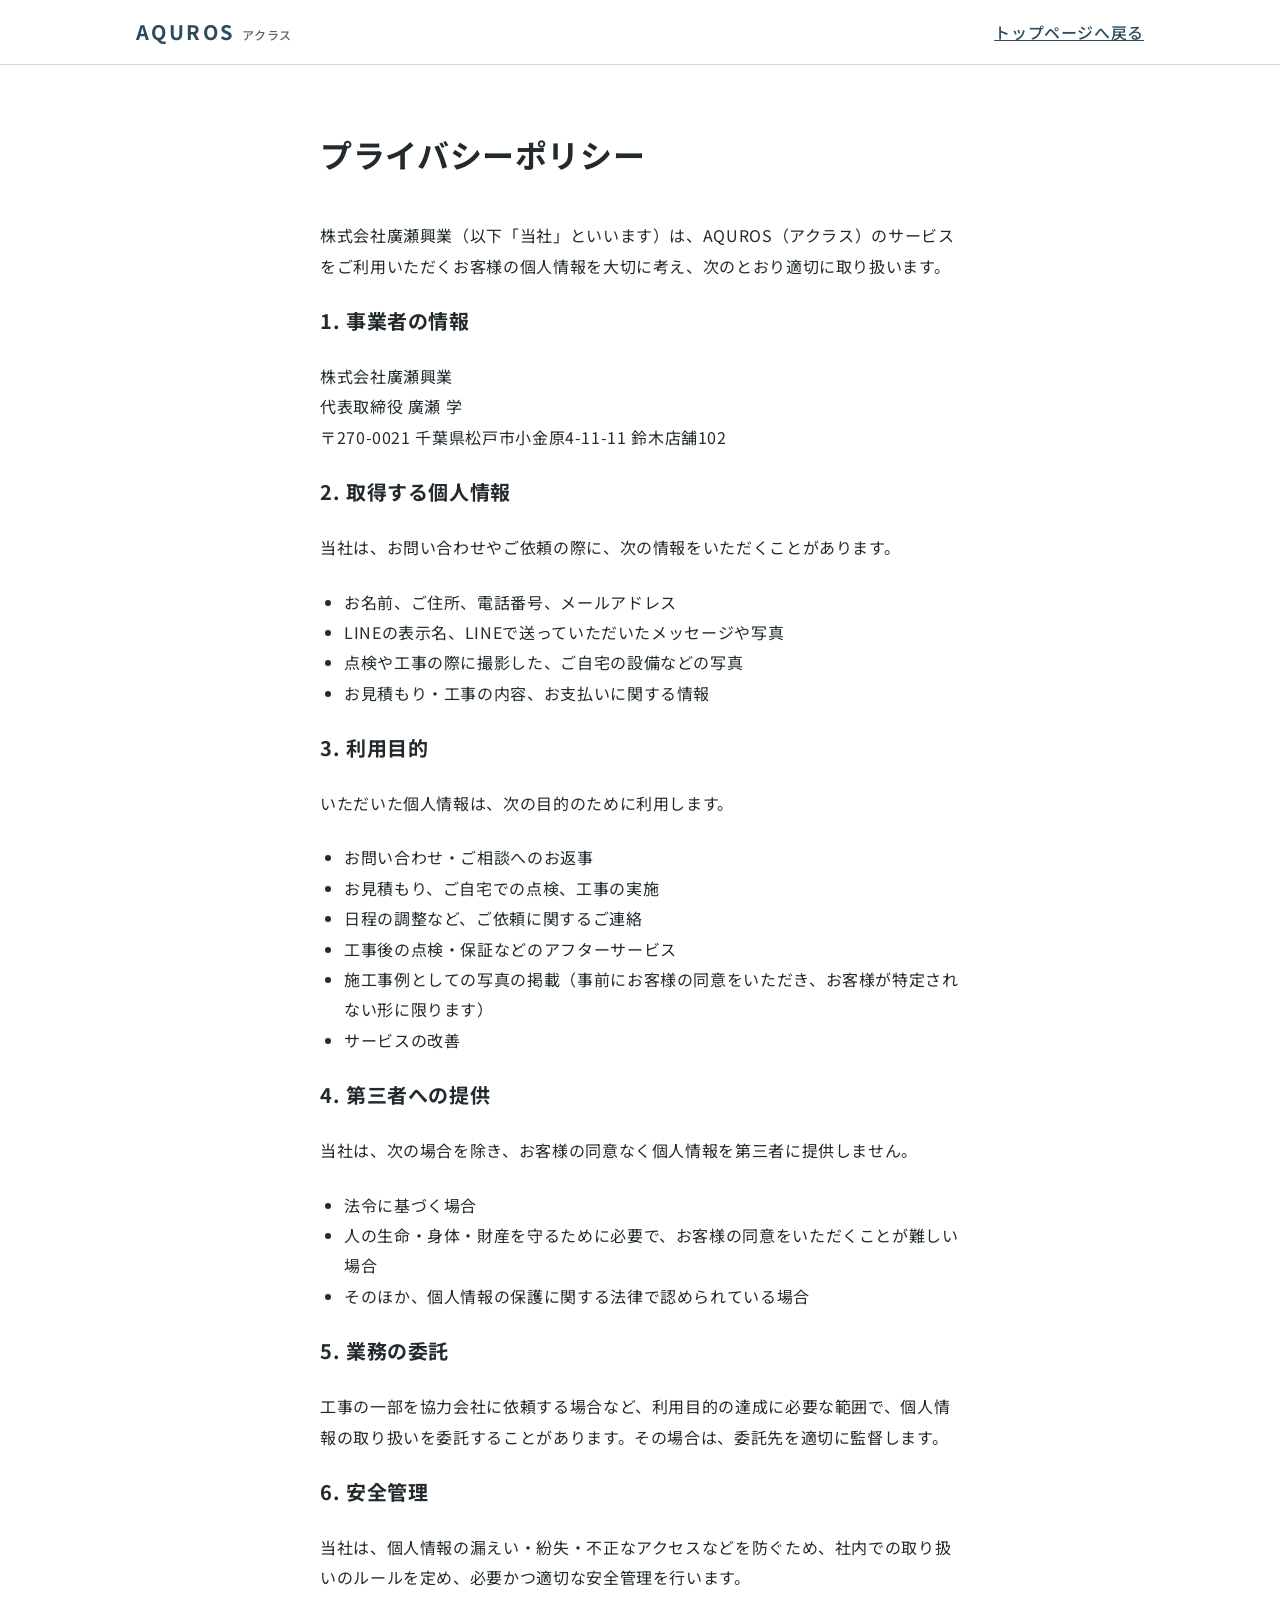
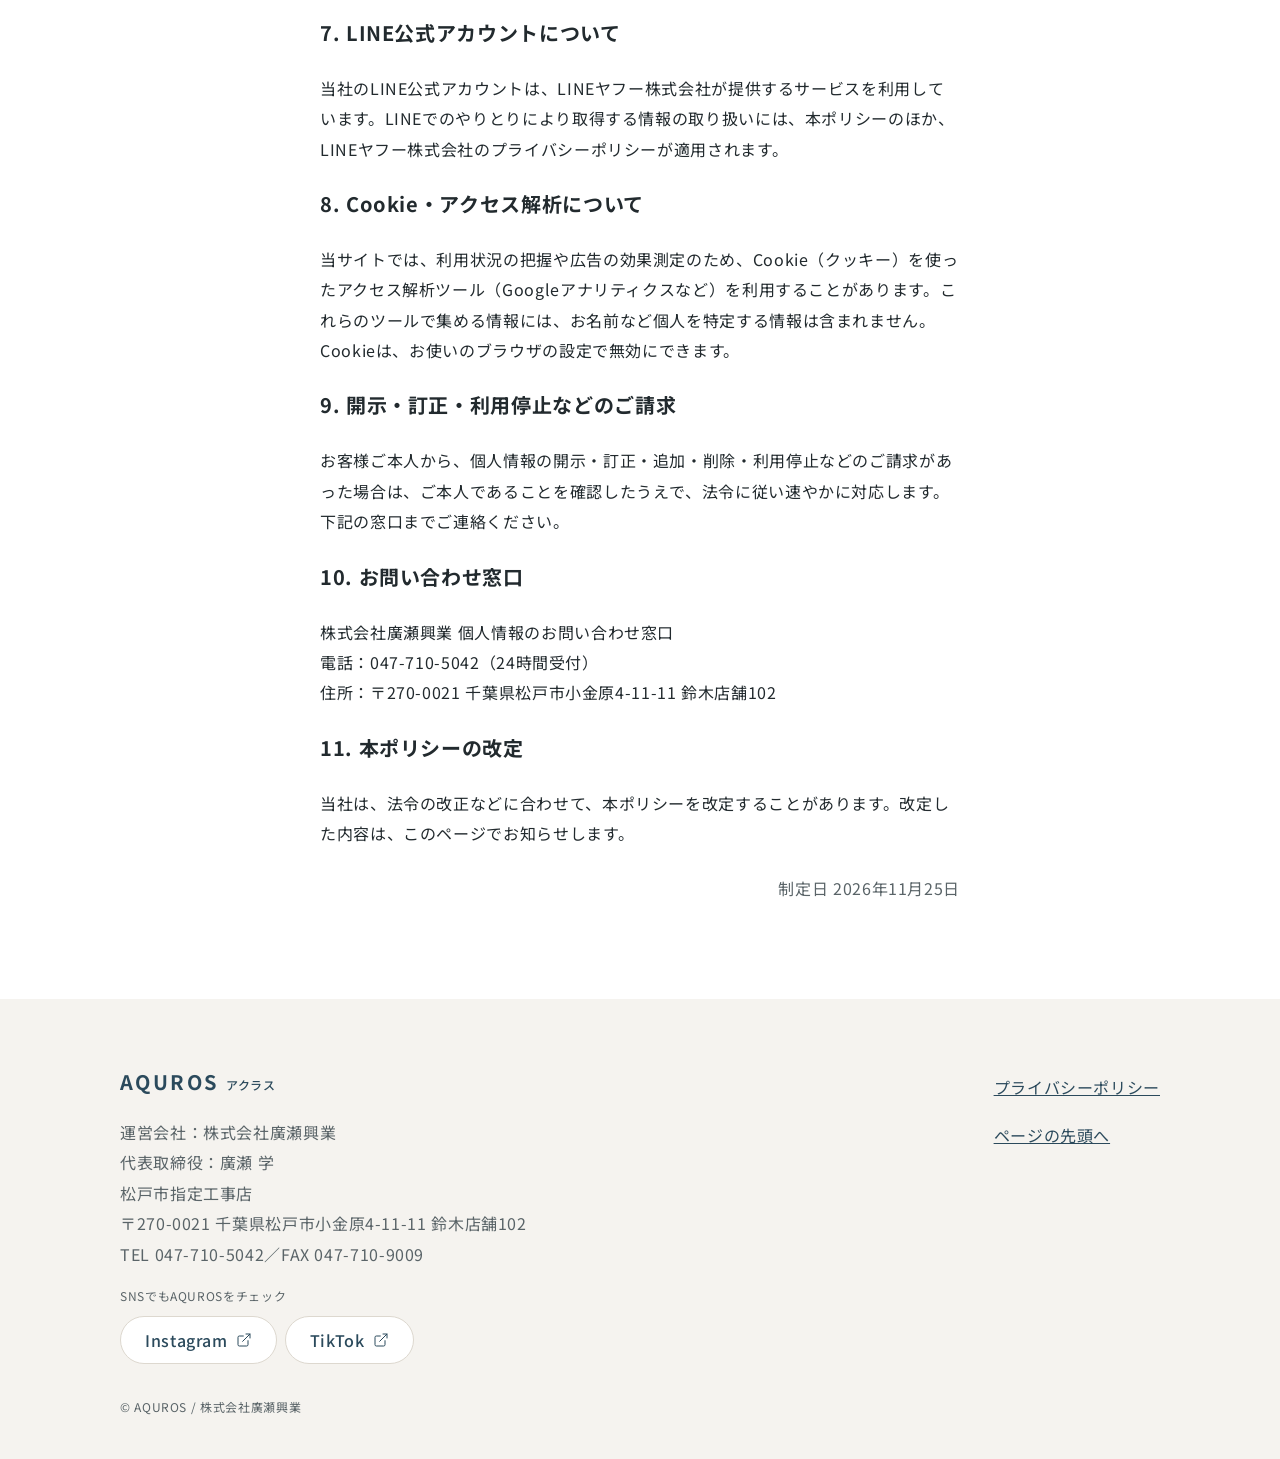
<file: privacy.html>
<!doctype html>
<html lang="ja">
  <head>
    <meta charset="utf-8" />
    <meta name="viewport" content="width=device-width, initial-scale=1" />
    <title>プライバシーポリシー｜AQUROS（アクラス）</title>
    <meta
      name="description"
      content="AQUROS（アクラス）を運営する株式会社廣瀬興業の、個人情報の取り扱いについて。"
    />
    <link rel="icon" href="assets/images/favicon.svg" type="image/svg+xml" />
    <link
      rel="icon"
      href="assets/images/favicon-32.png"
      sizes="32x32"
      type="image/png"
    />
    <link rel="apple-touch-icon" href="assets/images/apple-touch-icon.png" />
    <link rel="preconnect" href="https://fonts.googleapis.com" />
    <link rel="preconnect" href="https://fonts.gstatic.com" crossorigin />
    <link
      rel="stylesheet"
      href="https://fonts.googleapis.com/css2?family=Noto+Sans+JP:wght@400;500;700&display=swap"
    />
    <link rel="stylesheet" href="assets/css/reset.css" />
    <link rel="stylesheet" href="assets/css/style.min.css" />
  </head>
  <body class="page-privacy">
    <header class="header">
      <div class="header__inner">
        <a
          class="header__logo"
          href="index.html"
          aria-label="AQUROS（アクラス）トップページへ"
        >
          <span class="header__logo-en">AQUROS</span>
          <span class="header__logo-ja">アクラス</span>
        </a>
        <a class="header__back" href="index.html">トップページへ戻る</a>
      </div>
    </header>

    <main>
      <section class="subpage" id="top">
        <div class="subpage__inner">
          <h1 class="subpage__title">プライバシーポリシー</h1>
          <div class="subpage__content">
          <p>株式会社廣瀬興業（以下「当社」といいます）は、AQUROS（アクラス）のサービスをご利用いただくお客様の個人情報を大切に考え、次のとおり適切に取り扱います。</p>

          <h2>1. 事業者の情報</h2>
          <p>株式会社廣瀬興業<br>代表取締役 廣瀬 学<br>〒270-0021 千葉県松戸市小金原4-11-11 鈴木店舗102</p>

          <h2>2. 取得する個人情報</h2>
          <p>当社は、お問い合わせやご依頼の際に、次の情報をいただくことがあります。</p>
          <ul>
          <li>お名前、ご住所、電話番号、メールアドレス</li>
          <li>LINEの表示名、LINEで送っていただいたメッセージや写真</li>
          <li>点検や工事の際に撮影した、ご自宅の設備などの写真</li>
          <li>お見積もり・工事の内容、お支払いに関する情報</li>
          </ul>

          <h2>3. 利用目的</h2>
          <p>いただいた個人情報は、次の目的のために利用します。</p>
          <ul>
          <li>お問い合わせ・ご相談へのお返事</li>
          <li>お見積もり、ご自宅での点検、工事の実施</li>
          <li>日程の調整など、ご依頼に関するご連絡</li>
          <li>工事後の点検・保証などのアフターサービス</li>
          <li>施工事例としての写真の掲載（事前にお客様の同意をいただき、お客様が特定されない形に限ります）</li>
          <li>サービスの改善</li>
          </ul>

          <h2>4. 第三者への提供</h2>
          <p>当社は、次の場合を除き、お客様の同意なく個人情報を第三者に提供しません。</p>
          <ul>
          <li>法令に基づく場合</li>
          <li>人の生命・身体・財産を守るために必要で、お客様の同意をいただくことが難しい場合</li>
          <li>そのほか、個人情報の保護に関する法律で認められている場合</li>
          </ul>

          <h2>5. 業務の委託</h2>
          <p>工事の一部を協力会社に依頼する場合など、利用目的の達成に必要な範囲で、個人情報の取り扱いを委託することがあります。その場合は、委託先を適切に監督します。</p>

          <h2>6. 安全管理</h2>
          <p>当社は、個人情報の漏えい・紛失・不正なアクセスなどを防ぐため、社内での取り扱いのルールを定め、必要かつ適切な安全管理を行います。</p>

          <h2>7. LINE公式アカウントについて</h2>
          <p>当社のLINE公式アカウントは、LINEヤフー株式会社が提供するサービスを利用しています。LINEでのやりとりにより取得する情報の取り扱いには、本ポリシーのほか、LINEヤフー株式会社のプライバシーポリシーが適用されます。</p>

          <h2>8. Cookie・アクセス解析について</h2>
          <p>当サイトでは、利用状況の把握や広告の効果測定のため、Cookie（クッキー）を使ったアクセス解析ツール（Googleアナリティクスなど）を利用することがあります。これらのツールで集める情報には、お名前など個人を特定する情報は含まれません。Cookieは、お使いのブラウザの設定で無効にできます。</p>

          <h2>9. 開示・訂正・利用停止などのご請求</h2>
          <p>お客様ご本人から、個人情報の開示・訂正・追加・削除・利用停止などのご請求があった場合は、ご本人であることを確認したうえで、法令に従い速やかに対応します。下記の窓口までご連絡ください。</p>

          <h2>10. お問い合わせ窓口</h2>
          <p>株式会社廣瀬興業 個人情報のお問い合わせ窓口<br>電話：047-710-5042（24時間受付）<br>住所：〒270-0021 千葉県松戸市小金原4-11-11 鈴木店舗102</p>

          <h2>11. 本ポリシーの改定</h2>
          <p>当社は、法令の改正などに合わせて、本ポリシーを改定することがあります。改定した内容は、このページでお知らせします。</p>

          <p class="subpage__date">制定日 2026年11月25日</p>
          </div>
        </div>
      </section>
    </main>

    <footer class="footer">
      <div class="footer__inner">
        <div class="footer__info">
          <p class="footer__logo">
            AQUROS<span class="footer__logo-ja">アクラス</span>
          </p>
          <p class="footer__address">
            運営会社：株式会社廣瀬興業<br />代表取締役：廣瀬 学<br />松戸市指定工事店<br />〒270-0021
            千葉県松戸市小金原4-11-11 鈴木店舗102<br />TEL 047-710-5042／FAX
            047-710-9009
          </p>
          <div class="footer__sns">
            <p class="footer__sns-title">SNSでもAQUROSをチェック</p>
            <ul class="footer__sns-list">
              <li>
                <a
                  class="sns-link"
                  href="https://www.instagram.com/aquros_matsudo/"
                  target="_blank"
                  rel="noopener"
                  >Instagram<svg
                    class="sns-link__icon"
                    width="16"
                    height="16"
                    viewBox="0 0 24 24"
                    aria-hidden="true"
                  >
                    <path d="M15 3h6v6"></path>
                    <path d="M10 14 21 3"></path>
                    <path
                      d="M18 13v6a2 2 0 0 1-2 2H5a2 2 0 0 1-2-2V8a2 2 0 0 1 2-2h6"
                    ></path></svg
                ></a>
              </li>
              <li>
                <a
                  class="sns-link"
                  href="https://www.tiktok.com/@aquros7"
                  target="_blank"
                  rel="noopener"
                  >TikTok<svg
                    class="sns-link__icon"
                    width="16"
                    height="16"
                    viewBox="0 0 24 24"
                    aria-hidden="true"
                  >
                    <path d="M15 3h6v6"></path>
                    <path d="M10 14 21 3"></path>
                    <path
                      d="M18 13v6a2 2 0 0 1-2 2H5a2 2 0 0 1-2-2V8a2 2 0 0 1 2-2h6"
                    ></path></svg
                ></a>
              </li>
            </ul>
          </div>
        </div>
        <nav class="footer__nav" aria-label="フッター">
          <a class="footer__link" href="privacy.html">プライバシーポリシー</a>
          <a class="footer__link" href="#top">ページの先頭へ</a>
        </nav>
      </div>
      <p class="footer__copyright">
        <small>&copy; AQUROS / 株式会社廣瀬興業</small>
      </p>
    </footer>
  </body>
</html>
</file>
<file: assets/css/style.min.css>
@keyframes work-modal-in{0%{opacity:0;transform:translateY(16px)}}:root{--color-text:#222a2e;--color-sub:#5a6468;--color-navy:#2b4a5c;--color-accent:#b85016;--color-peach:#f6d6be;--color-sky:#e3ecf0;--color-line:#06c755;--color-bg-soft:#f5f3ef;--color-border:#ddd8cf;--color-photo:#e4e1da;--color-white:#ffffff;--font-family-base:"Noto Sans JP", "Hiragino Sans", "Hiragino Kaku Gothic ProN", "Yu Gothic",
    Meiryo, sans-serif;--font-size-heading:clamp(24px, 6.2vw, 32px);--content-width:1040px;--read-width:640px;--page-gutter:16px;--section-space:96px;--radius:16px;--radius-small:8px;--fixed-cta-space:88px}html{scroll-padding-top:72px}@media (prefers-reduced-motion:no-preference){html{scroll-behavior:smooth}}[hidden]{display:none!important}.nowrap{display:inline-block}body{padding-bottom:var(--fixed-cta-space);font-family:var(--font-family-base);font-size:16px;line-height:1.9;letter-spacing:.04em;color:var(--color-text);background:var(--color-white)}.button{display:inline-flex;align-items:center;justify-content:center;gap:8px;min-height:56px;padding:0 24px;border-radius:999px;font-weight:700;line-height:1;white-space:nowrap;transition:transform .3s,box-shadow .3s}@media (hover:hover){.button:hover{box-shadow:0 6px 16px rgba(6,199,85,.28);transform:translateY(-2px)}}.button--line{color:var(--color-white);background:var(--color-line)}.button--small{min-height:44px;padding:0 16px 0 12px}.button--large{min-height:72px;font-size:20px}.button--xlarge{width:100%;min-height:80px;font-size:20px}.button--round{min-height:64px;padding:0 40px}.button--block{width:100%}.button__icon{flex:0 0 24px;width:24px;height:24px}.button__icon--large{flex-basis:32px;width:32px;height:32px}.marker{background:linear-gradient(var(--color-peach),var(--color-peach)) no-repeat left bottom/100% 40%;transition:background-size 1.2s ease-out}.marker--hidden{background-size:0 40%}.tag-list{display:flex;flex-wrap:wrap;gap:8px;font-weight:500}.cta-box,.tag-list__item{background:var(--color-white)}.tag-list__item{padding:4px 16px;border:1px solid var(--color-border);border-radius:999px}.cta-box{display:flex;flex-direction:column;gap:16px;padding:24px;border-radius:var(--radius)}.cta-box__lead,.cta-box__note{line-height:1.7;text-align:center}.cta-box__lead{font-weight:500}.cta-box__note{font-size:12px;color:var(--color-sub)}.cta-box__note a,.subpage__content a{color:var(--color-navy);text-decoration:underline}.section-heading{display:flex;flex-direction:column;align-items:center;gap:16px;text-align:center}.section-heading__eyebrow{font-weight:500;color:var(--color-accent)}.section-heading__title{font-size:var(--font-size-heading);font-weight:700;line-height:1.6}.section-heading__lead{width:100%;max-width:var(--read-width);text-align:left}.worry-card{display:flex;align-items:center;gap:12px;padding:16px;border-radius:var(--radius);background:var(--color-bg-soft)}.worry-card__icon{flex:0 0 48px;width:48px;height:48px}.worry-card__body{display:flex;flex:1 1 0;flex-direction:column;min-width:0}.worry-card__title{font-weight:700}.worry-card__text{color:var(--color-sub)}.reason-card{display:flex;flex-direction:column;gap:16px;padding:32px 24px;border-radius:var(--radius);background:var(--color-bg-soft)}.reason-card__illust{align-self:center;width:100%;max-width:240px}.reason-card__number{font-size:32px;font-weight:700;line-height:1;color:var(--color-accent)}.reason-card__title{font-size:20px;font-weight:700;line-height:1.6}.reason-card__note,.reason-card__text{color:var(--color-sub)}.reason-card__note{font-size:12px}.service-card{display:flex;flex-direction:column;gap:16px;padding:16px 16px 24px;border-radius:var(--radius);background:var(--color-bg-soft)}.service-card__visual{display:flex;justify-content:center;padding:16px;border-radius:var(--radius-small);background:var(--color-white)}.service-card__body{display:flex;flex-direction:column;gap:16px;padding:0 8px}.service-card__illust{width:100%;max-width:280px}.service-card__title,.subpage__content h2{font-size:20px;font-weight:700;line-height:1.6}.service-card__text{color:var(--color-sub)}.work-card{display:flex;flex-direction:column;gap:16px;padding:16px;border-radius:var(--radius);background:var(--color-white)}.work-card__visual{position:relative;aspect-ratio:3/2;overflow:hidden;border-radius:var(--radius-small);background:var(--color-photo)}.work-card__image{width:100%;height:100%;object-fit:cover}.work-card__compare{position:relative;display:grid;grid-template-columns:repeat(2,minmax(0,1fr));gap:4px}.work-card__photo{position:relative;aspect-ratio:3/4;overflow:hidden;border-radius:var(--radius-small);background:var(--color-photo)}.work-card__label{position:absolute;top:8px;left:8px;padding:2px 10px;border-radius:999px;font-size:12px;font-weight:700;line-height:1.6;color:var(--color-navy);background:rgba(255,255,255,.92)}.work-card__label--after{color:var(--color-white);background:var(--color-accent)}.work-card__arrow{position:absolute;top:50%;left:50%;width:32px;height:32px;border-radius:50%;background:var(--color-white);box-shadow:0 2px 8px rgba(34,42,46,.2);transform:translate(-50%,-50%)}.work-card__arrow::before{content:"";position:absolute;top:50%;left:50%;width:8px;height:8px;margin:-4px 0 0-6px;border-top:2px solid var(--color-accent);border-right:2px solid var(--color-accent);transform:rotate(45deg)}.work-card__zoom{position:absolute;inset:0;display:flex;align-items:flex-end;justify-content:flex-end;padding:8px;border-radius:var(--radius-small);cursor:zoom-in}.work-card__zoom:focus-visible{outline:3px solid var(--color-accent);outline-offset:2px}.work-card__zoom-label{display:inline-flex;align-items:center;gap:4px;padding:4px 10px;border-radius:999px;font-size:12px;font-weight:700;line-height:1.6;color:var(--color-white);background:rgba(43,74,92,.85)}.work-card__zoom-icon{fill:none;stroke:currentColor;stroke-width:2;stroke-linecap:round}.work-modal{width:min(100% - 32px,960px);max-height:calc(100% - 32px);padding:0;border:0;border-radius:var(--radius);overflow-y:auto;overscroll-behavior:contain;color:var(--color-text);background:var(--color-white)}.work-modal::backdrop{background:rgba(34,42,46,.6)}.work-modal[open]{animation:work-modal-in .3s ease-out}.work-modal__inner{display:flex;flex-direction:column;gap:16px;padding:8px 16px 16px}.work-modal__head{position:sticky;top:0;z-index:1;display:flex;align-items:center;justify-content:space-between;gap:16px;background:var(--color-white)}.work-modal__title{font-size:20px;font-weight:700;line-height:1.5}.work-modal__photos{display:grid;gap:12px}.work-modal__photo{position:relative;overflow:hidden;border-radius:var(--radius-small);background:var(--color-photo)}.work-modal__image{width:100%;max-height:40vh;object-fit:contain}.work-card__visual--placeholder{display:flex;align-items:flex-end;padding:16px;font-size:12px;color:#5c5348}.work-card__area{align-self:flex-start;padding:4px 8px;border-radius:4px;font-size:12px;line-height:1.6;color:var(--color-white);background:var(--color-navy)}.work-card__title{font-size:20px;font-weight:500;line-height:1.6}.work-card__meta{color:var(--color-sub)}.flow-step,.work-card__comment{border-radius:var(--radius);background:var(--color-bg-soft)}.work-card__comment{padding:12px 16px;line-height:1.8}.flow-step{display:flex;align-items:center;gap:16px;padding:16px}.flow-step__icon{flex:0 0 56px;width:56px;height:56px}.flow-step__body{display:flex;flex:1 1 0;flex-direction:column;min-width:0;line-height:1.6}.flow-step__number{font-size:12px;font-weight:700;color:var(--color-accent)}.flow-step__title{font-weight:700}.menu-button,.menu-button__icon{display:flex;flex-direction:column}.menu-button{align-items:center;justify-content:center;gap:6px;width:56px;height:56px;border-radius:var(--radius-small);color:var(--color-navy)}.menu-button__icon{position:relative;justify-content:space-between;width:26px;height:18px}.menu-button__bar{height:2px;border-radius:1px;background:currentColor}.menu-button__icon--close::after,.menu-button__icon--close::before{content:"";position:absolute;top:50%;left:0;width:100%;height:2px;margin-top:-1px;border-radius:1px;background:currentColor;transform:rotate(35deg)}.menu-button__icon--close::after{transform:rotate(-35deg)}.menu-button__label{font-size:12px;font-weight:700;line-height:1;letter-spacing:0}.carousel{display:flex;flex-direction:column;gap:24px}.carousel__viewport{display:flex;gap:16px;padding:0 var(--page-gutter) 16px;overflow-x:auto;scroll-snap-type:x mandatory;scroll-padding-inline:var(--page-gutter)}.carousel--ready .carousel__viewport{padding-bottom:0;scrollbar-width:none}.carousel--ready .carousel__viewport::-webkit-scrollbar{display:none}.carousel__slide{flex:0 0 min(86%,360px);scroll-snap-align:start}.carousel__button,.carousel__controls{display:flex;align-items:center;justify-content:center}.carousel__controls{gap:8px;padding:0 var(--page-gutter)}.carousel__button{flex:0 0 56px;height:56px;border:1.5px solid var(--color-navy);border-radius:50%;color:var(--color-navy);background:var(--color-white);transition:color .3s,background .3s}@media (hover:hover){.carousel__button:hover{color:var(--color-white);background:var(--color-navy)}}.carousel__icon{fill:none;stroke:currentColor;stroke-width:2;stroke-linecap:round;stroke-linejoin:round}.carousel__dot,.carousel__dots{display:flex;justify-content:center}.carousel__dots{flex-wrap:wrap}.carousel__dot{align-items:center;width:28px;height:44px}.carousel__dot::before{content:"";width:12px;height:12px;border:1.5px solid var(--color-navy);border-radius:999px;transition:width .4s,background .4s}.carousel__dot[aria-current=true]::before{width:24px;background:var(--color-navy)}.sns-link{display:inline-flex;align-items:center;gap:8px;min-height:48px;padding:0 24px;border:1px solid var(--color-border);border-radius:999px;font-weight:500;color:var(--color-navy);background:var(--color-white)}.sns-link__icon{fill:none;stroke:currentColor;stroke-width:1.5;stroke-linecap:round;stroke-linejoin:round}.header{position:sticky;top:0;z-index:10;border-bottom:1px solid var(--color-border);background:rgba(255,255,255,.96)}.header__inner{display:flex;align-items:center;justify-content:space-between;gap:16px;max-width:var(--content-width);min-height:64px;margin:0 auto;padding:8px var(--page-gutter)}.header__actions{display:flex;align-items:center;gap:8px}.header__line{display:none}.header__logo{display:flex;align-items:baseline;gap:8px;line-height:1.2;white-space:nowrap}.header__logo-en{font-size:20px;font-weight:700;letter-spacing:.12em;color:var(--color-navy)}.header__logo-ja{font-size:12px;font-weight:500;color:var(--color-sub)}.drawer{position:fixed;inset:0;z-index:30;visibility:hidden;transition:visibility 0s .4s}.drawer--open{visibility:visible;transition-delay:0s}.drawer__overlay{position:absolute;inset:0;background:rgba(34,42,46,.4);opacity:0;transition:opacity .4s}.drawer--open .drawer__overlay{opacity:1}.drawer__panel{position:absolute;top:0;right:0;bottom:0;display:flex;flex-direction:column;gap:32px;width:min(100%,400px);padding:0 var(--page-gutter) calc(40px + env(safe-area-inset-bottom));overflow-y:auto;overscroll-behavior:contain;background:var(--color-white);transform:translateX(100%);transition:transform .4s cubic-bezier(.22,.61,.36,1)}.drawer--open .drawer__panel{transform:none}.drawer__head{display:flex;align-items:center;justify-content:space-between;min-height:64px;border-bottom:1px solid var(--color-border)}.drawer__logo{font-size:20px;font-weight:700;line-height:1.2;letter-spacing:.12em;color:var(--color-navy)}.drawer__logo-ja{margin-left:8px;font-size:12px;font-weight:500;letter-spacing:.04em;color:var(--color-sub)}.drawer__item{opacity:0;transform:translateX(16px);transition:opacity .4s,transform .4s}.drawer--open .drawer__item{opacity:1;transform:none;transition-delay:calc(.15s + var(--i)*.05s)}.drawer__link{position:relative;display:flex;align-items:center;min-height:64px;padding:8px 40px 8px 8px;border-bottom:1px solid var(--color-border);font-size:18px;font-weight:500;line-height:1.5;color:var(--color-navy);transition:background .3s}.drawer__link::after{content:"";position:absolute;top:50%;right:16px;width:10px;height:10px;border-top:2px solid var(--color-accent);border-right:2px solid var(--color-accent);transform:translateY(-50%) rotate(45deg)}@media (hover:hover){.drawer__link:hover{background:var(--color-bg-soft)}}.drawer__contact,.drawer__tel{display:flex;flex-direction:column;gap:16px}.drawer__tel{align-items:center;gap:4px;padding:16px;border-radius:var(--radius);line-height:1.5;background:var(--color-bg-soft)}.drawer__tel-label{font-size:14px;color:var(--color-sub)}.drawer__tel-number{font-size:24px;font-weight:700;color:var(--color-navy);text-decoration:underline}.footer{padding:64px var(--page-gutter) 40px;color:var(--color-sub);background:var(--color-bg-soft)}.footer__inner{display:flex;flex-wrap:wrap;justify-content:space-between;gap:32px 64px;max-width:var(--content-width);margin:0 auto}.footer__info{display:flex;flex-direction:column;gap:16px}.footer__logo{font-size:20px;font-weight:700;letter-spacing:.12em;color:var(--color-navy)}.footer__logo-ja{margin-left:8px;font-size:12px;font-weight:500;letter-spacing:.04em}.footer__sns{display:flex;flex-direction:column;gap:8px}.footer__sns-title{font-size:12px}.footer__sns-list{display:flex;flex-wrap:wrap;gap:8px}.footer__nav{display:flex;flex-direction:column}.footer__link{display:inline-flex;align-items:center;min-height:48px;color:var(--color-navy);text-decoration:underline}.footer__copyright{max-width:var(--content-width);margin:32px auto 0;font-size:12px}.fixed-cta{position:fixed;right:0;bottom:0;left:0;z-index:20;padding:8px 16px calc(8px + env(safe-area-inset-bottom));border-top:1px solid var(--color-border);background:rgba(255,255,255,.96);transition:transform .3s}.fixed-cta .button{max-width:640px;margin:0 auto}.fixed-cta--hidden{transform:translateY(100%)}.fv{background:var(--color-bg-soft)}.fv__inner{gap:40px;max-width:var(--content-width);margin:0 auto;padding:32px var(--page-gutter) 48px}.fv__inner,.fv__main,.fv__title{display:flex;flex-direction:column}.fv__main{gap:24px}.fv__title{align-items:flex-start;font-size:clamp(24px,6.2vw,36px);font-weight:700;line-height:1.5;color:var(--color-navy)}.fv__illust{align-self:center;width:100%;max-width:520px}.fv__body{display:flex;flex-direction:column;gap:24px}.fv__lead{font-weight:500;color:var(--color-navy)}.fv__mark{font-size:12px}.worries{padding:var(--section-space) var(--page-gutter)}.worries__inner{display:flex;flex-direction:column;align-items:center;gap:40px;max-width:var(--content-width);margin:0 auto}.worries__list{display:grid;gap:16px;width:100%}.worries__closing{font-size:20px;font-weight:500;line-height:1.8;text-align:center}.message{padding:var(--section-space) var(--page-gutter);background:var(--color-bg-soft)}.message__inner,.message__profile{display:flex;flex-direction:column;align-items:center}.message__inner{gap:40px;max-width:var(--content-width);margin:0 auto}.message__profile{gap:16px}.message__photo{width:240px;height:240px;padding:14px;border:2px dashed var(--color-accent);border-radius:50%;object-fit:cover;background:var(--color-photo);background-clip:content-box}.message__name{font-size:20px;font-weight:700;line-height:1.6;letter-spacing:.12em;text-align:center}.message__role{font-size:12px;font-weight:400;letter-spacing:.04em;color:var(--color-sub)}.message__body{display:flex;flex-direction:column;gap:24px}.message__eyebrow{font-weight:500;color:var(--color-accent)}.message__title{font-size:var(--font-size-heading);font-weight:700;line-height:1.6}.reason{padding:var(--section-space) var(--page-gutter)}.reason__inner{display:flex;flex-direction:column;gap:48px;max-width:var(--content-width);margin:0 auto}.reason__list{display:grid;gap:24px}.appeal{padding:var(--section-space) var(--page-gutter);background:var(--color-sky)}.appeal__heading,.appeal__inner{display:flex;flex-direction:column;align-items:center}.appeal__inner{gap:40px;max-width:var(--content-width);margin:0 auto}.appeal__heading{gap:16px;text-align:center;color:var(--color-navy)}.appeal__eyebrow{font-weight:500}.appeal__title{font-size:clamp(28px,7.2vw,40px);font-weight:700;line-height:1.6}.appeal__list{display:grid;grid-template-columns:repeat(2,minmax(0,1fr));justify-items:center;gap:16px;width:100%}.appeal__item{display:flex;flex-direction:column;align-items:center;justify-content:center;width:100%;max-width:200px;aspect-ratio:1/1;border-radius:50%;line-height:1.4;text-align:center;background:var(--color-white)}.appeal__label{font-size:12px;color:var(--color-sub)}.appeal__value{font-size:20px;font-weight:700;color:var(--color-navy)}.appeal__value--accent{font-size:24px;color:var(--color-accent)}.service{padding:var(--section-space) var(--page-gutter)}.service__inner{display:flex;flex-direction:column;gap:48px;max-width:var(--content-width);margin:0 auto}.service__list{display:grid;gap:24px}.works{padding:var(--section-space)0;background:var(--color-bg-soft)}.works__inner{display:flex;flex-direction:column;gap:40px;max-width:var(--content-width);margin:0 auto}.flow{padding:var(--section-space) var(--page-gutter)}.flow__inner{display:flex;flex-direction:column;gap:48px;max-width:var(--content-width);margin:0 auto}.flow__list{display:grid;gap:16px}.faq{padding:var(--section-space) var(--page-gutter);background:var(--color-bg-soft)}.faq__inner,.faq__list{display:flex;flex-direction:column}.faq__inner{gap:40px;max-width:var(--read-width);margin:0 auto}.faq__list{gap:8px}.faq__item{padding:0 24px;border-radius:var(--radius);background:var(--color-white)}.faq__question{position:relative;display:block;min-height:64px;padding:16px 32px 16px 0;font-weight:500;list-style:none}.faq__question::-webkit-details-marker{display:none}.faq__question::after{content:"";position:absolute;top:50%;right:4px;width:10px;height:10px;border-right:1.5px solid var(--color-navy);border-bottom:1.5px solid var(--color-navy);transform:translateY(-75%) rotate(45deg);transition:transform .2s}.faq__item[open] .faq__question::after{transform:translateY(-25%) rotate(-135deg)}.faq__q{margin-right:8px;color:var(--color-accent)}.faq__answer{padding-bottom:24px;color:var(--color-sub)}.contact{padding:var(--section-space) var(--page-gutter) 120px}.contact__inner{display:flex;flex-direction:column;align-items:center;gap:40px;max-width:var(--content-width);margin:0 auto}.contact__illust{width:240px}.contact__steps{display:grid;gap:16px;width:100%;max-width:800px}.contact__step{display:flex;flex-direction:column;gap:8px;padding:24px;border-radius:var(--radius);background:var(--color-bg-soft)}.contact__number{font-size:12px;font-weight:700;color:var(--color-accent)}.contact__step-title{font-weight:700}.contact__step-text{color:var(--color-sub)}.contact__action{display:flex;flex-direction:column;align-items:center;gap:32px;width:100%;max-width:800px}.contact__qr{display:grid;grid-template-columns:120px max-content;align-items:center;gap:16px}.contact__qr-image{width:120px;height:120px;border-radius:var(--radius-small)}.contact__qr-text{font-size:12px;line-height:1.7;color:var(--color-sub)}.contact__tel{color:var(--color-sub);text-align:center}.contact__tel-link{font-weight:500;color:var(--color-navy);text-decoration:underline}.subpage{padding:64px var(--page-gutter) var(--section-space)}.page-privacy{padding-bottom:0}.subpage__inner{display:flex;flex-direction:column;gap:40px;max-width:var(--read-width);margin:0 auto}.subpage__title{font-size:var(--font-size-heading);font-weight:700;line-height:1.6}.subpage__content{display:flex;flex-direction:column;gap:24px}.subpage__content ol,.subpage__content ul{padding-left:1.5em;list-style:revert}.subpage__date{color:var(--color-sub);text-align:right}.header__back{display:inline-flex;align-items:center;min-height:44px;font-weight:500;color:var(--color-navy);text-decoration:underline}@media (min-width:768px){.br-sp{display:none}.header__line{display:inline-flex}.worry-card{gap:16px;padding:16px 24px 16px 16px}.worry-card__icon{flex-basis:64px;width:64px;height:64px}.carousel__slide{flex-basis:calc((100% - 16px)/2)}.flow__list,.service__list{grid-template-columns:repeat(2,minmax(0,1fr))}.work-modal__photos{grid-auto-columns:minmax(0,1fr);grid-auto-flow:column}.work-modal__inner{padding:8px 24px 24px}.work-modal__image{max-height:70vh}.service-card--wide{grid-column:1/-1;flex-direction:row;align-items:center;gap:24px;padding:16px}.service-card--wide .service-card__visual{flex:0 0 calc(50% - 28px)}.message__inner{flex-direction:row;gap:64px}.message__profile{flex:1 1 0}.message__body{flex:2 1 0}.contact__steps{grid-template-columns:repeat(3,minmax(0,1fr))}.appeal__list{grid-template-columns:repeat(4,minmax(0,1fr))}.contact__action{flex-direction:row;justify-content:center;gap:48px}.contact__action .button{flex:1 1 320px}}@media (min-width:1024px){body{padding-bottom:0}.fixed-cta{display:none}.fv__inner{flex-direction:row;align-items:center;gap:64px}.fv__main{flex:11 1 0}.fv__body{flex:9 1 0}.reason__list,.worries__list{grid-template-columns:repeat(3,minmax(0,1fr))}.service__list{grid-template-columns:repeat(4,minmax(0,1fr))}.service-card{padding:12px 12px 24px}.service-card__visual{padding:12px 0}.service-card--wide{padding:12px}.service-card--wide .service-card__visual{flex-basis:calc(25% - 36px)}.carousel__viewport{margin:0 var(--page-gutter);padding-inline:0;scroll-padding-inline:0}.carousel__slide{flex-basis:calc((100% - 32px)/3)}.flow__list{grid-template-columns:repeat(5,minmax(0,1fr))}.flow-step{flex-direction:column;text-align:center}}@media (prefers-reduced-motion:reduce){.button,.carousel__button,.carousel__dot::before,.drawer,.drawer__item,.drawer__link,.drawer__overlay,.drawer__panel,.marker{transition:none}.work-modal[open]{animation:none}}@media (min-width:783px){.admin-bar .header{top:32px}}
</file>
